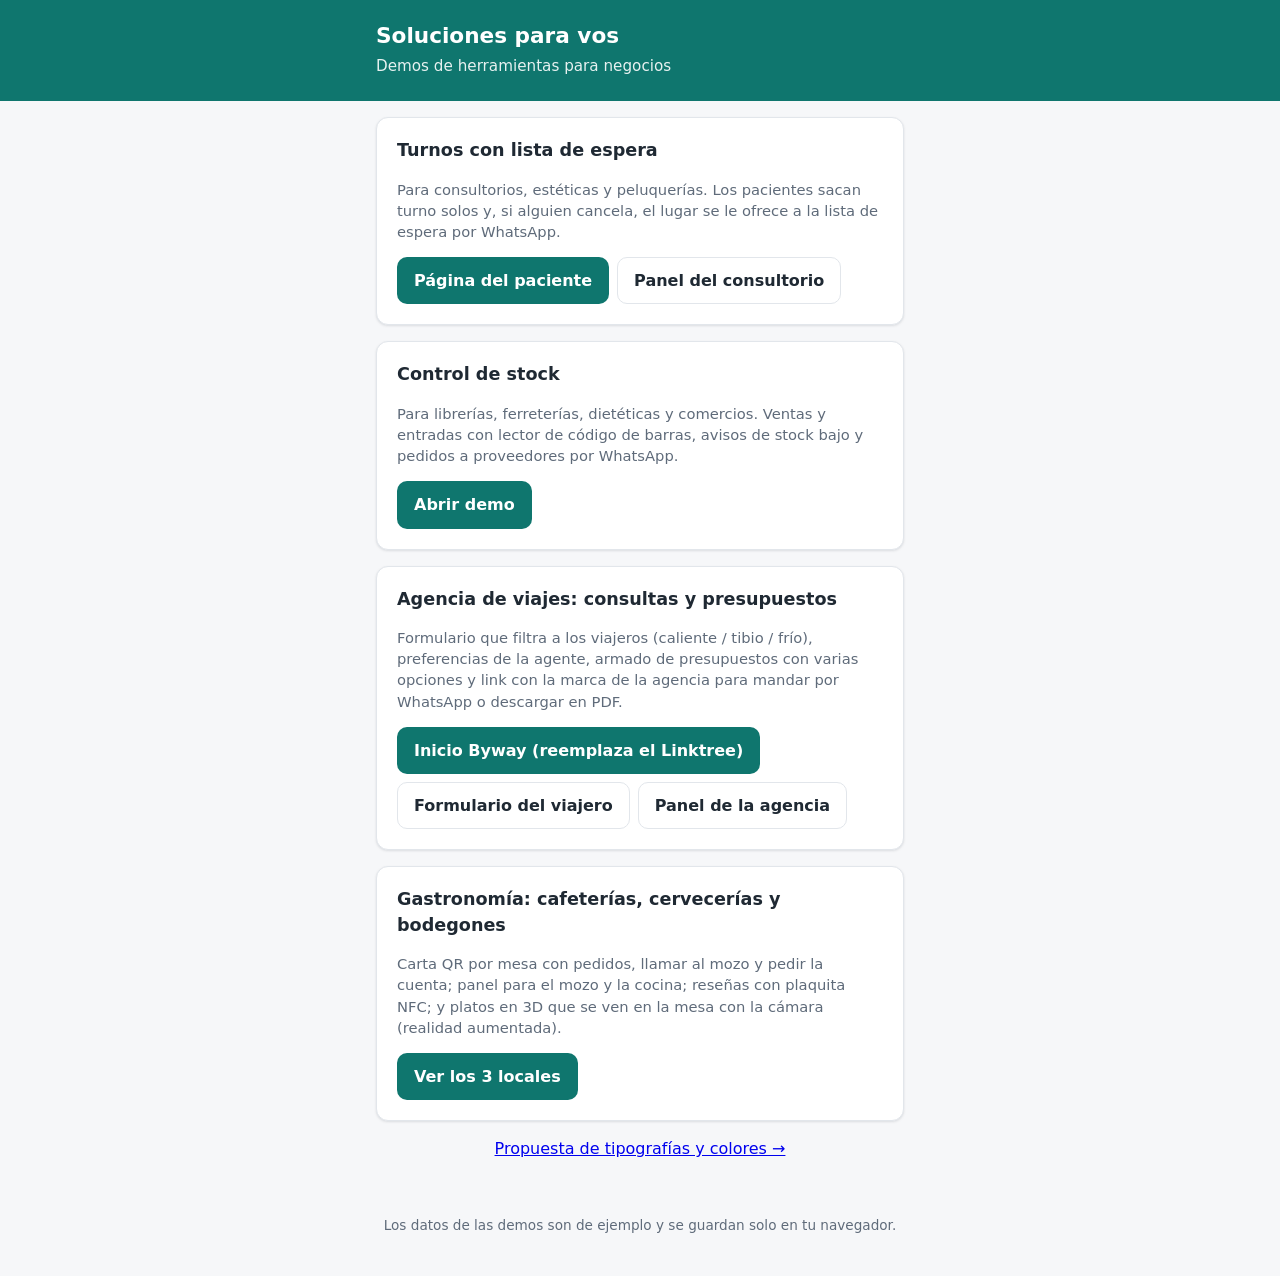
<file: index.html>
<!DOCTYPE html>
<html lang="es">
<head>
  <meta charset="UTF-8">
  <meta name="viewport" content="width=device-width, initial-scale=1">
  <title>Demos</title>
  <link rel="stylesheet" href="comun/estilos.css?v=20260929">
</head>
<body>
  <header class="encabezado">
    <div class="contenedor angosto">
      <h1>Soluciones para vos</h1>
      <p>Demos de herramientas para negocios</p>
    </div>
  </header>
  <main class="contenedor angosto">
    <section class="tarjeta">
      <h2>Turnos con lista de espera</h2>
      <p class="vacio">Para consultorios, estéticas y peluquerías. Los pacientes sacan turno solos y, si alguien cancela, el lugar se le ofrece a la lista de espera por WhatsApp.</p>
      <div class="acciones">
        <a class="boton" href="reservas/index.html">Página del paciente</a>
        <a class="boton secundario" href="reservas/panel.html">Panel del consultorio</a>
      </div>
    </section>
    <section class="tarjeta">
      <h2>Control de stock</h2>
      <p class="vacio">Para librerías, ferreterías, dietéticas y comercios. Ventas y entradas con lector de código de barras, avisos de stock bajo y pedidos a proveedores por WhatsApp.</p>
      <div class="acciones">
        <a class="boton" href="stock/index.html">Abrir demo</a>
      </div>
    </section>
    <section class="tarjeta">
      <h2>Agencia de viajes: consultas y presupuestos</h2>
      <p class="vacio">Formulario que filtra a los viajeros (caliente / tibio / frío), preferencias de la agente, armado de presupuestos con varias opciones y link con la marca de la agencia para mandar por WhatsApp o descargar en PDF.</p>
      <div class="acciones">
        <a class="boton" href="turismo/index.html">Inicio Byway (reemplaza el Linktree)</a>
        <a class="boton secundario" href="turismo/consulta.html">Formulario del viajero</a>
        <a class="boton secundario" href="turismo/panel.html">Panel de la agencia</a>
      </div>
    </section>
    <section class="tarjeta">
      <h2>Gastronomía: cafeterías, cervecerías y bodegones</h2>
      <p class="vacio">Carta QR por mesa con pedidos, llamar al mozo y pedir la cuenta; panel para el mozo y la cocina; reseñas con plaquita NFC; y platos en 3D que se ven en la mesa con la cámara (realidad aumentada).</p>
      <div class="acciones">
        <a class="boton" href="gastronomia/index.html">Ver los 3 locales</a>
      </div>
    </section>
    <p style="text-align:center"><a href="estilos/index.html">Propuesta de tipografías y colores →</a></p>
  </main>
  <footer class="pie">Los datos de las demos son de ejemplo y se guardan solo en tu navegador.</footer>
</body>
</html>
</file>
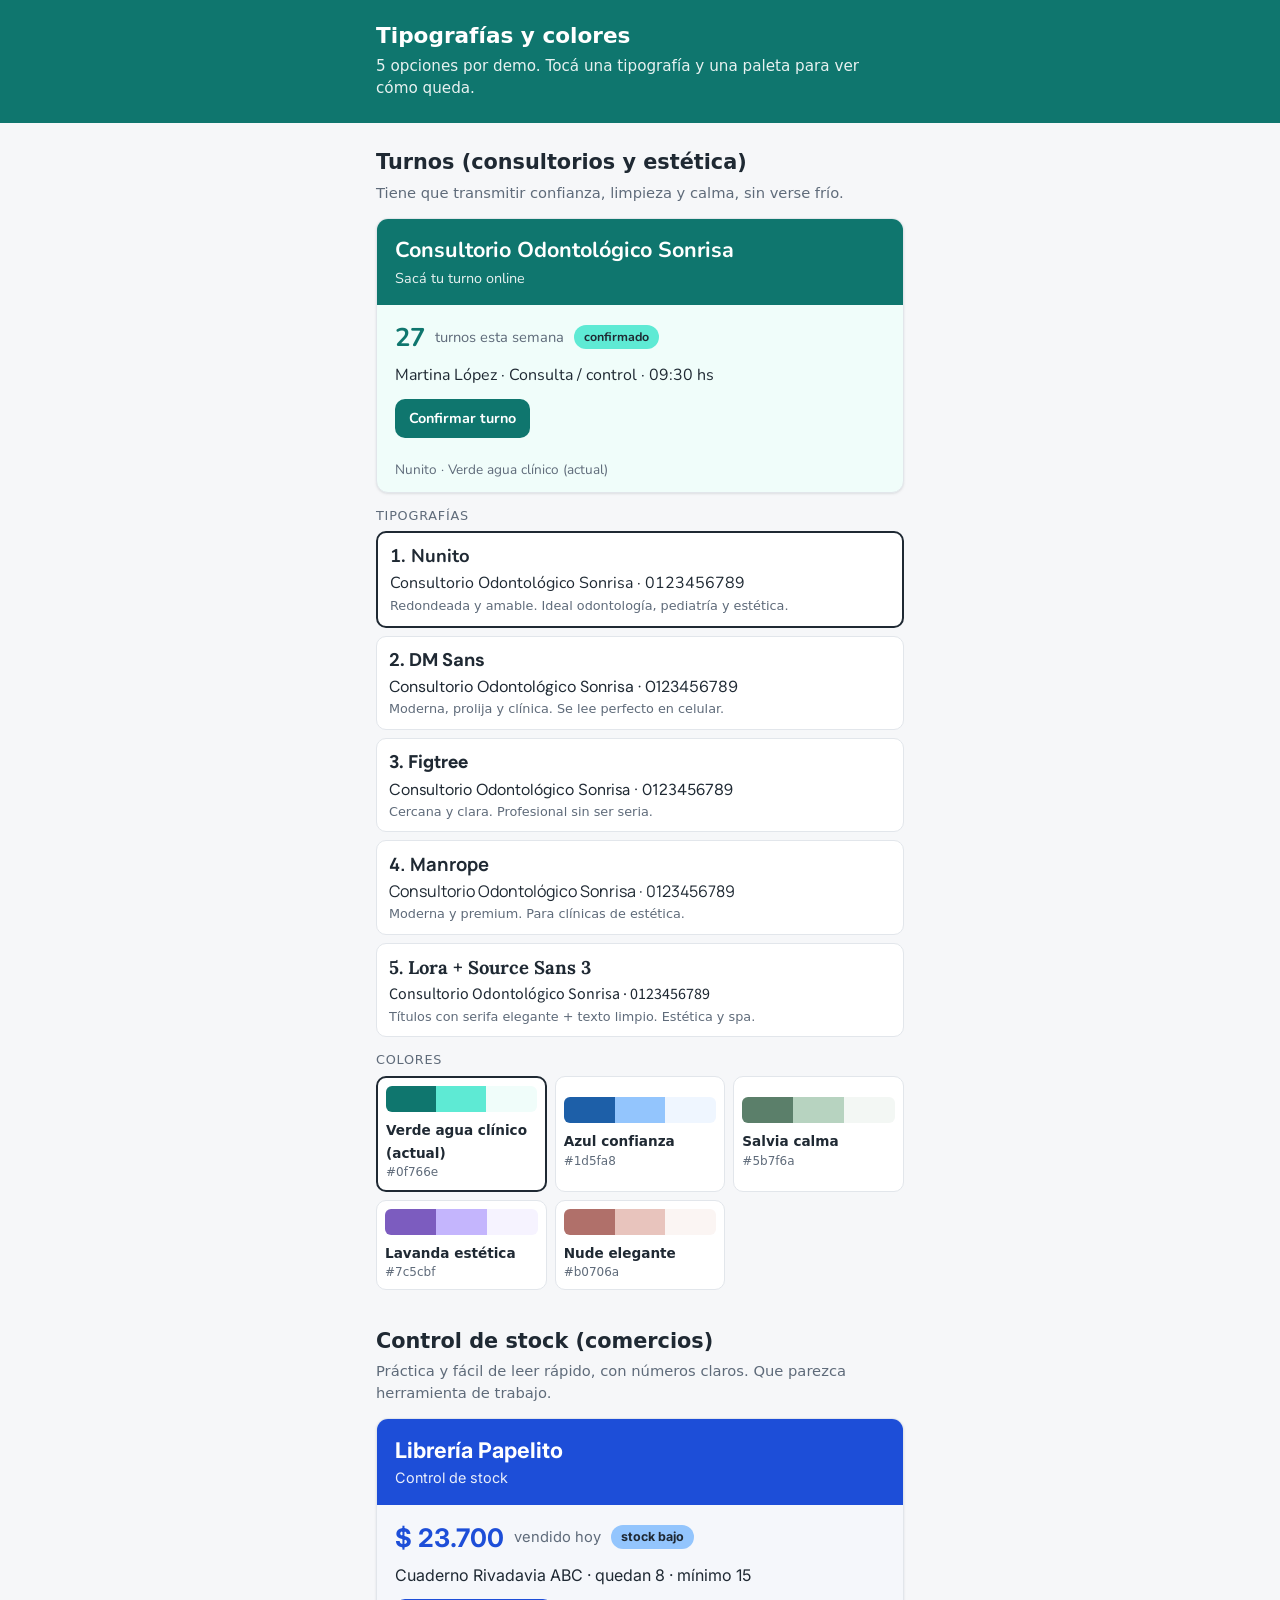
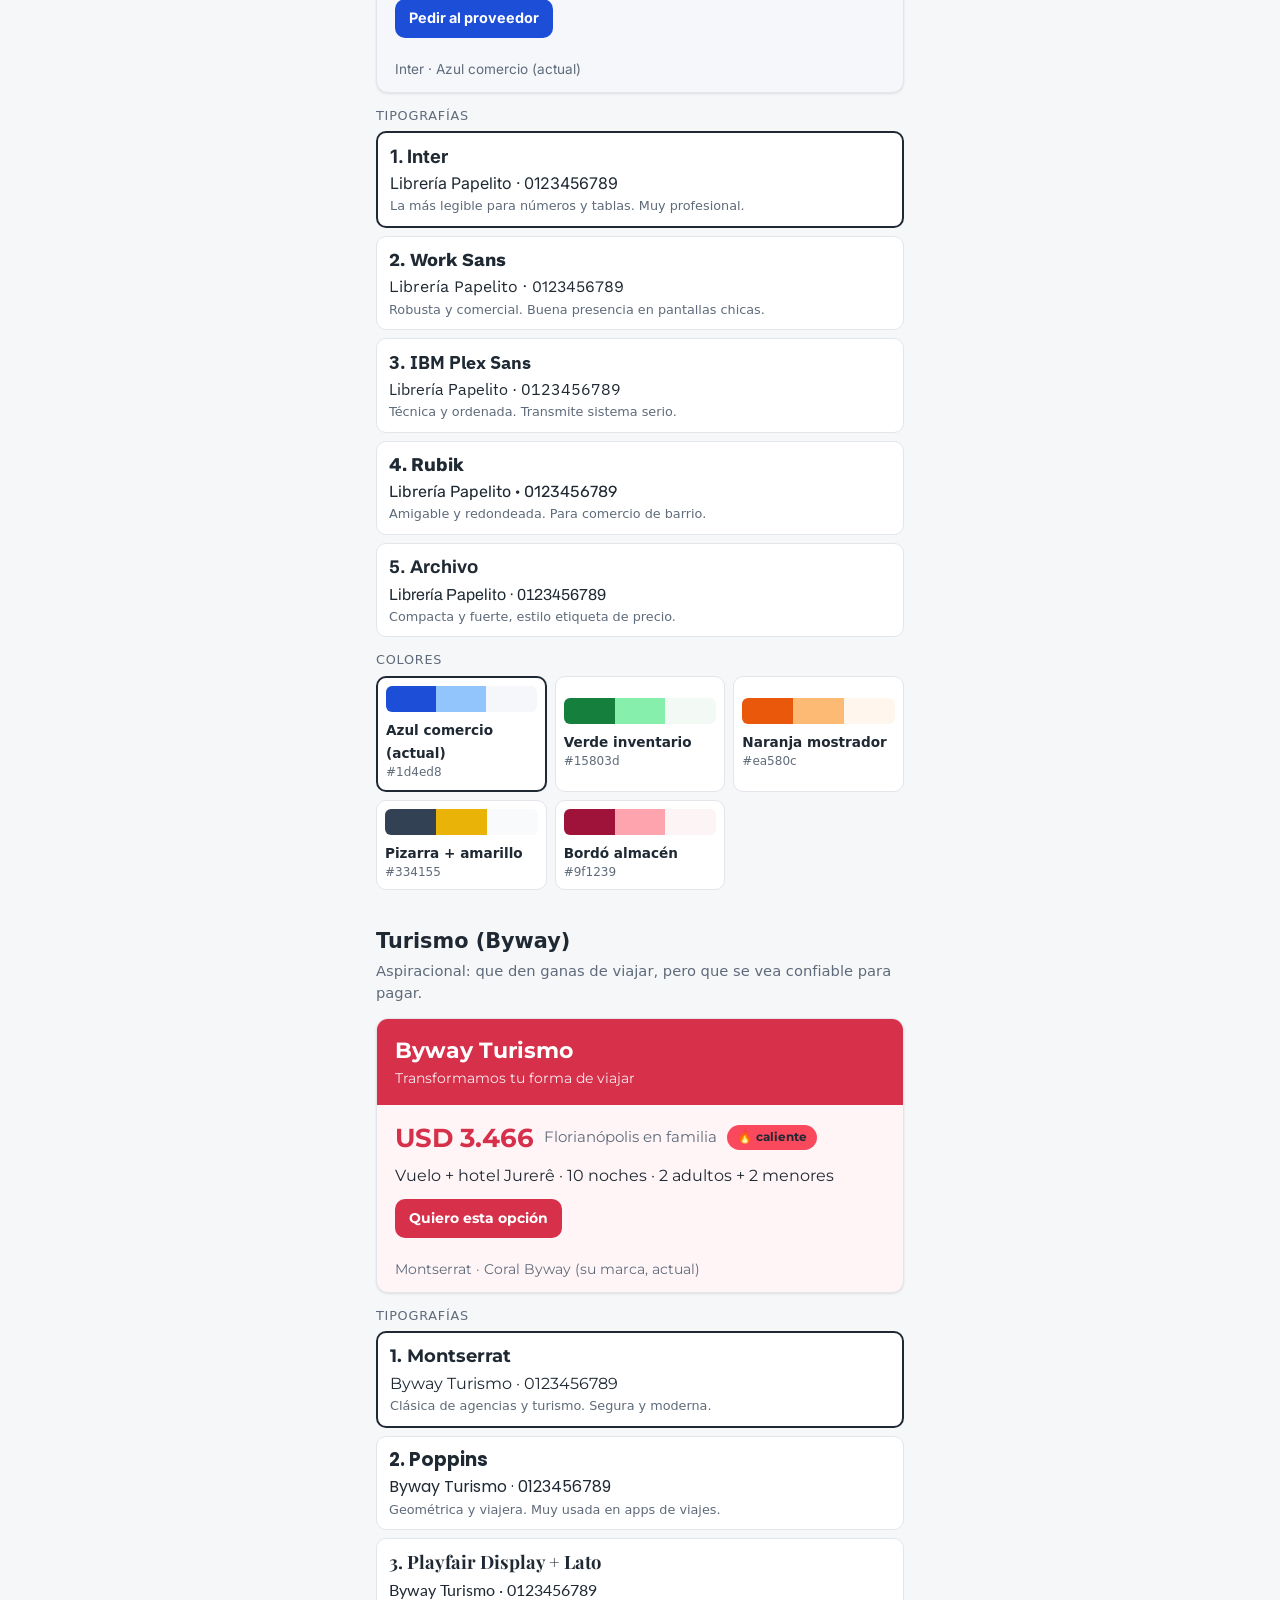
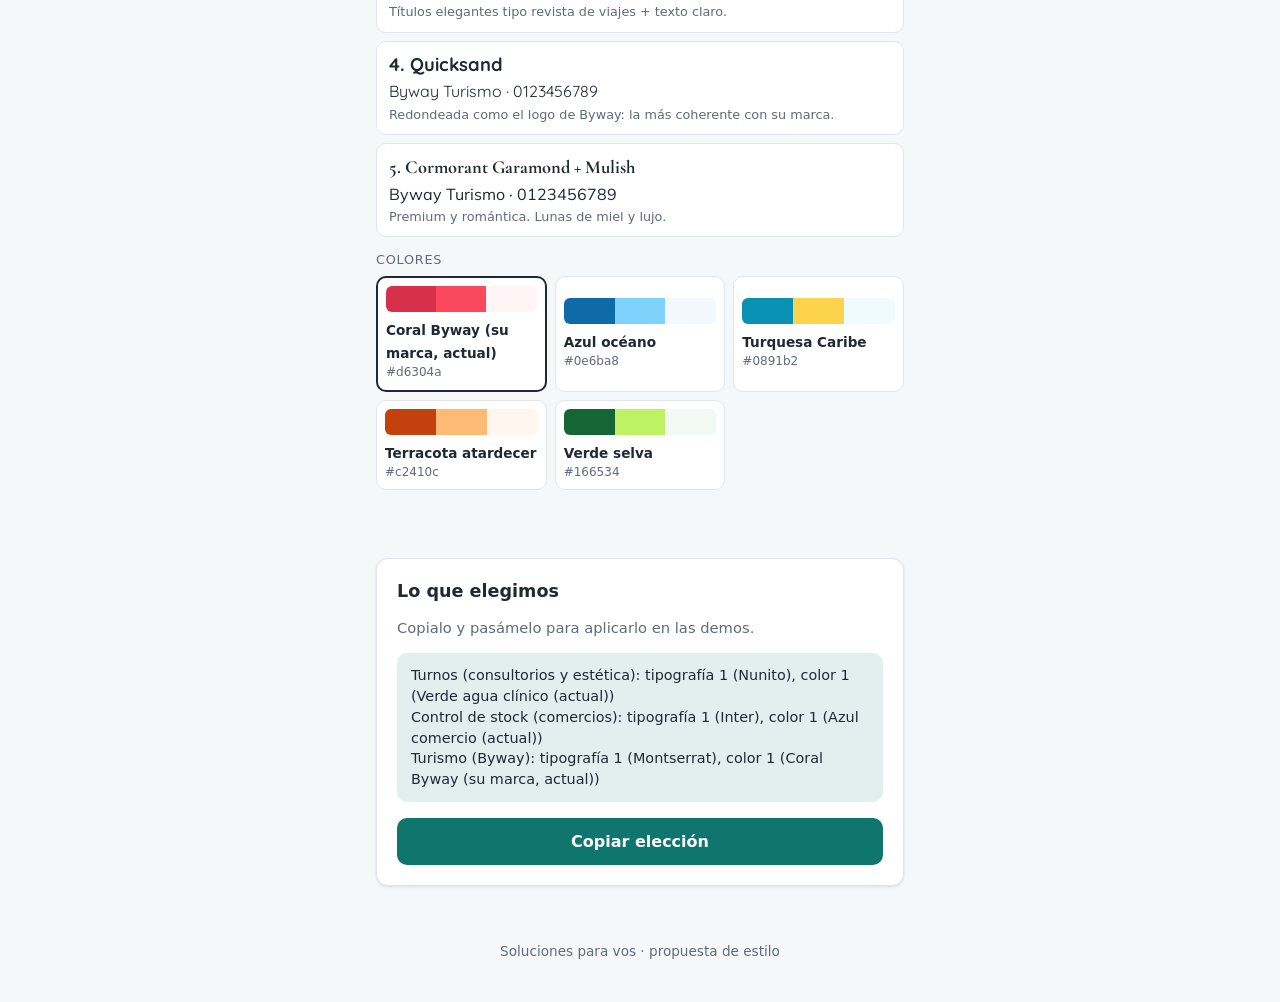
<file: estilos/index.html>
<!DOCTYPE html>
<html lang="es">
<head>
  <meta charset="UTF-8">
  <meta name="viewport" content="width=device-width, initial-scale=1">
  <title>Tipografías y colores</title>
  <link rel="preconnect" href="https://fonts.googleapis.com">
  <link rel="preconnect" href="https://fonts.gstatic.com" crossorigin>
  <link rel="stylesheet" href="https://fonts.googleapis.com/css2?family=Archivo:wght@400;700&family=Cormorant+Garamond:wght@600;700&family=DM+Sans:wght@400;700&family=Figtree:wght@400;700&family=IBM+Plex+Sans:wght@400;700&family=Inter:wght@400;700&family=Quicksand:wght@500;700&family=Lato:wght@400;700&family=Lora:wght@600;700&family=Manrope:wght@400;700&family=Montserrat:wght@400;700&family=Mulish:wght@400;700&family=Nunito:wght@400;800&family=Playfair+Display:wght@600;700&family=Poppins:wght@400;600&family=Rubik:wght@400;600&family=Source+Sans+3:wght@400;700&family=Work+Sans:wght@400;700&display=swap">
  <link rel="stylesheet" href="../comun/estilos.css?v=20260929">
  <style>
    .seccion { margin-bottom: 36px; }
    .seccion > h2 { font-size: 1.3rem; margin: 8px 0 4px; }
    .muestra { border-radius: var(--radio); overflow: hidden; border: 1px solid var(--borde); box-shadow: var(--sombra); position: sticky; top: 8px; z-index: 3; margin-bottom: 14px; }
    .muestra .cab { color: white; padding: 16px 18px; }
    .muestra .cab h3 { margin: 0; font-size: 1.35rem; }
    .muestra .cab p { margin: 2px 0 0; opacity: .9; font-size: .9rem; }
    .muestra .cuerpo { padding: 14px 18px; }
    .muestra .fila-m { display: flex; gap: 10px; align-items: center; flex-wrap: wrap; }
    .muestra .num { font-size: 1.6rem; font-weight: 700; }
    .muestra .btn { display: inline-block; color: white; border-radius: 10px; padding: 9px 14px; font-weight: 700; font-size: .9rem; }
    .muestra .chip-m { border-radius: 999px; padding: 3px 10px; font-size: .78rem; font-weight: 700; }
    .elegido { font-size: .85rem; color: var(--texto-suave); margin: 8px 0 0; }
    .grupo-titulo { font-size: .8rem; text-transform: uppercase; letter-spacing: .06em; color: var(--texto-suave); margin: 14px 0 6px; }
    .fuentes { display: grid; gap: 8px; }
    .fuente { text-align: left; border: 1px solid var(--borde); background: white; border-radius: 10px; padding: 10px 12px; cursor: pointer; color: var(--texto); }
    .fuente.activa { border: 2px solid var(--texto); }
    .fuente .nombre-f { font-size: 1.15rem; }
    .fuente small { display: block; color: var(--texto-suave); font-family: system-ui, sans-serif; font-size: .8rem; margin-top: 2px; }
    .paletas { display: grid; grid-template-columns: repeat(auto-fill, minmax(150px, 1fr)); gap: 8px; }
    .paleta { border: 1px solid var(--borde); background: white; border-radius: 10px; padding: 8px; cursor: pointer; text-align: left; color: var(--texto); }
    .paleta.activa { border: 2px solid var(--texto); }
    .paleta .barras { display: flex; height: 26px; border-radius: 6px; overflow: hidden; margin-bottom: 6px; }
    .paleta .barras span { flex: 1; }
    .paleta small { color: var(--texto-suave); display: block; font-size: .75rem; }
    #resumen-final { white-space: pre-line; font-size: .9rem; }
  </style>
</head>
<body>
  <header class="encabezado">
    <div class="contenedor angosto">
      <h1>Tipografías y colores</h1>
      <p>5 opciones por demo. Tocá una tipografía y una paleta para ver cómo queda.</p>
    </div>
  </header>

  <main class="contenedor angosto" id="secciones"></main>

  <div class="contenedor angosto">
    <section class="tarjeta">
      <h2>Lo que elegimos</h2>
      <p class="vacio" style="margin-top:0">Copialo y pasámelo para aplicarlo en las demos.</p>
      <div class="aviso" id="resumen-final"></div>
      <button class="boton ancho" id="btn-copiar">Copiar elección</button>
    </section>
  </div>
  <footer class="pie">Soluciones para vos · propuesta de estilo</footer>

  <script>
    const DEMOS = [
      {
        id: "turnos", titulo: "Turnos (consultorios y estética)", negocio: "Consultorio Odontológico Sonrisa", sub: "Sacá tu turno online",
        chip: "confirmado", numero: "27", etiqueta: "turnos esta semana", boton: "Confirmar turno",
        idea: "Tiene que transmitir confianza, limpieza y calma, sin verse frío.",
        fuentes: [
          { t: "Nunito", c: "Nunito", nota: "Redondeada y amable. Ideal odontología, pediatría y estética." },
          { t: "DM Sans", c: "DM Sans", nota: "Moderna, prolija y clínica. Se lee perfecto en celular." },
          { t: "Figtree", c: "Figtree", nota: "Cercana y clara. Profesional sin ser seria." },
          { t: "Manrope", c: "Manrope", nota: "Moderna y premium. Para clínicas de estética." },
          { t: "Lora", c: "Source Sans 3", nota: "Títulos con serifa elegante + texto limpio. Estética y spa." },
        ],
        paletas: [
          { n: "Verde agua clínico (actual)", p: "#0f766e", f: "#f0fdfa", a: "#5eead4" },
          { n: "Azul confianza", p: "#1d5fa8", f: "#eff6ff", a: "#93c5fd" },
          { n: "Salvia calma", p: "#5b7f6a", f: "#f3f7f4", a: "#b7d3c0" },
          { n: "Lavanda estética", p: "#7c5cbf", f: "#f6f3ff", a: "#c4b5fd" },
          { n: "Nude elegante", p: "#b0706a", f: "#fbf5f3", a: "#e8c4bd" },
        ],
      },
      {
        id: "stock", titulo: "Control de stock (comercios)", negocio: "Librería Papelito", sub: "Control de stock",
        chip: "stock bajo", numero: "$ 23.700", etiqueta: "vendido hoy", boton: "Pedir al proveedor",
        idea: "Práctica y fácil de leer rápido, con números claros. Que parezca herramienta de trabajo.",
        fuentes: [
          { t: "Inter", c: "Inter", nota: "La más legible para números y tablas. Muy profesional." },
          { t: "Work Sans", c: "Work Sans", nota: "Robusta y comercial. Buena presencia en pantallas chicas." },
          { t: "IBM Plex Sans", c: "IBM Plex Sans", nota: "Técnica y ordenada. Transmite sistema serio." },
          { t: "Rubik", c: "Rubik", nota: "Amigable y redondeada. Para comercio de barrio." },
          { t: "Archivo", c: "Archivo", nota: "Compacta y fuerte, estilo etiqueta de precio." },
        ],
        paletas: [
          { n: "Azul comercio (actual)", p: "#1d4ed8", f: "#f5f7fb", a: "#93c5fd" },
          { n: "Verde inventario", p: "#15803d", f: "#f3faf5", a: "#86efac" },
          { n: "Naranja mostrador", p: "#ea580c", f: "#fff7ed", a: "#fdba74" },
          { n: "Pizarra + amarillo", p: "#334155", f: "#f8fafc", a: "#eab308" },
          { n: "Bordó almacén", p: "#9f1239", f: "#fdf4f5", a: "#fda4af" },
        ],
      },
      {
        id: "turismo", titulo: "Turismo (Byway)", negocio: "Byway Turismo", sub: "Transformamos tu forma de viajar",
        chip: "🔥 caliente", numero: "USD 3.466", etiqueta: "Florianópolis en familia", boton: "Quiero esta opción",
        idea: "Aspiracional: que den ganas de viajar, pero que se vea confiable para pagar.",
        fuentes: [
          { t: "Montserrat", c: "Montserrat", nota: "Clásica de agencias y turismo. Segura y moderna." },
          { t: "Poppins", c: "Poppins", nota: "Geométrica y viajera. Muy usada en apps de viajes." },
          { t: "Playfair Display", c: "Lato", nota: "Títulos elegantes tipo revista de viajes + texto claro." },
          { t: "Quicksand", c: "Quicksand", nota: "Redondeada como el logo de Byway: la más coherente con su marca." },
          { t: "Cormorant Garamond", c: "Mulish", nota: "Premium y romántica. Lunas de miel y lujo." },
        ],
        paletas: [
          { n: "Coral Byway (su marca, actual)", p: "#d6304a", f: "#fff5f6", a: "#fa485c" },
          { n: "Azul océano", p: "#0e6ba8", f: "#f2f8fc", a: "#7dd3fc" },
          { n: "Turquesa Caribe", p: "#0891b2", f: "#effbfd", a: "#fcd34d" },
          { n: "Terracota atardecer", p: "#c2410c", f: "#fff6f0", a: "#fdba74" },
          { n: "Verde selva", p: "#166534", f: "#f2f8f3", a: "#bef264" },

        ],
      },
    ];

    const eleccion = {};
    const cont = document.getElementById("secciones");

    DEMOS.forEach((d) => {
      eleccion[d.id] = { f: 0, p: 0 };
      const s = document.createElement("section");
      s.className = "seccion";
      s.innerHTML = `
        <h2>${d.titulo}</h2>
        <p class="vacio" style="margin-top:0">${d.idea}</p>
        <div class="muestra" id="m-${d.id}">
          <div class="cab"><h3>${d.negocio}</h3><p>${d.sub}</p></div>
          <div class="cuerpo">
            <div class="fila-m"><span class="num">${d.numero}</span><span class="vacio">${d.etiqueta}</span><span class="chip-m">${d.chip}</span></div>
            <p style="margin:8px 0 12px">Martina López · Consulta / control · 09:30 hs</p>
            <span class="btn">${d.boton}</span>
          </div>
          <p class="elegido" style="padding:0 18px 12px"></p>
        </div>
        <div class="grupo-titulo">Tipografías</div>
        <div class="fuentes">${d.fuentes.map((f, i) => `
          <button class="fuente" data-demo="${d.id}" data-f="${i}">
            <span class="nombre-f" style="font-family:'${f.t}';font-weight:700">${i + 1}. ${f.t}${f.c !== f.t ? " + " + f.c : ""}</span>
            <span style="font-family:'${f.c}';display:block;margin-top:2px">${d.negocio} · 0123456789</span>
            <small>${f.nota}</small></button>`).join("")}</div>
        <div class="grupo-titulo">Colores</div>
        <div class="paletas">${d.paletas.map((p, i) => `
          <button class="paleta" data-demo="${d.id}" data-p="${i}">
            <div class="barras"><span style="background:${p.p}"></span><span style="background:${p.a}"></span><span style="background:${p.f}"></span></div>
            <strong style="font-size:.85rem">${p.n}</strong><small>${p.p}</small></button>`).join("")}</div>`;
      cont.appendChild(s);
    });

    // La muestra de ejemplo de turnos habla de pacientes; en las otras, cambia el texto de la fila
    document.querySelector("#m-stock .cuerpo p").textContent = "Cuaderno Rivadavia ABC · quedan 8 · mínimo 15";
    document.querySelector("#m-turismo .cuerpo p").textContent = "Vuelo + hotel Jurerê · 10 noches · 2 adultos + 2 menores";

    function aplicar(id) {
      const d = DEMOS.find((x) => x.id === id);
      const { f, p } = eleccion[id];
      const fu = d.fuentes[f], pa = d.paletas[p];
      const m = document.getElementById("m-" + id);
      m.style.background = pa.f;
      m.style.fontFamily = `'${fu.c}', system-ui, sans-serif`;
      m.querySelector(".cab").style.background = pa.p;
      m.querySelector("h3").style.fontFamily = `'${fu.t}', serif`;
      m.querySelector(".num").style.fontFamily = `'${fu.t}', sans-serif`;
      m.querySelector(".num").style.color = pa.p;
      m.querySelector(".btn").style.background = pa.p;
      const chip = m.querySelector(".chip-m");
      chip.style.background = pa.a; chip.style.color = "#1f2933";
      m.querySelector(".elegido").textContent = `${fu.t}${fu.c !== fu.t ? " + " + fu.c : ""} · ${pa.n}`;
      document.querySelectorAll(`.fuente[data-demo=${id}]`).forEach((b) => b.classList.toggle("activa", +b.dataset.f === f));
      document.querySelectorAll(`.paleta[data-demo=${id}]`).forEach((b) => b.classList.toggle("activa", +b.dataset.p === p));
      resumen();
    }

    function resumen() {
      document.getElementById("resumen-final").textContent = DEMOS.map((d) => {
        const fu = d.fuentes[eleccion[d.id].f], pa = d.paletas[eleccion[d.id].p];
        return `${d.titulo}: tipografía ${eleccion[d.id].f + 1} (${fu.t}${fu.c !== fu.t ? " + " + fu.c : ""}), color ${eleccion[d.id].p + 1} (${pa.n})`;
      }).join("\n");
    }

    document.querySelectorAll(".fuente").forEach((b) => b.onclick = () => { eleccion[b.dataset.demo].f = +b.dataset.f; aplicar(b.dataset.demo); });
    document.querySelectorAll(".paleta").forEach((b) => b.onclick = () => { eleccion[b.dataset.demo].p = +b.dataset.p; aplicar(b.dataset.demo); });
    DEMOS.forEach((d) => aplicar(d.id));

    document.getElementById("btn-copiar").onclick = async () => {
      const txt = document.getElementById("resumen-final").textContent;
      try { await navigator.clipboard.writeText(txt); alert("Copiado. Pegámelo en el chat."); } catch (e) { prompt("Copiá:", txt); }
    };
  </script>
</body>
</html>
</file>
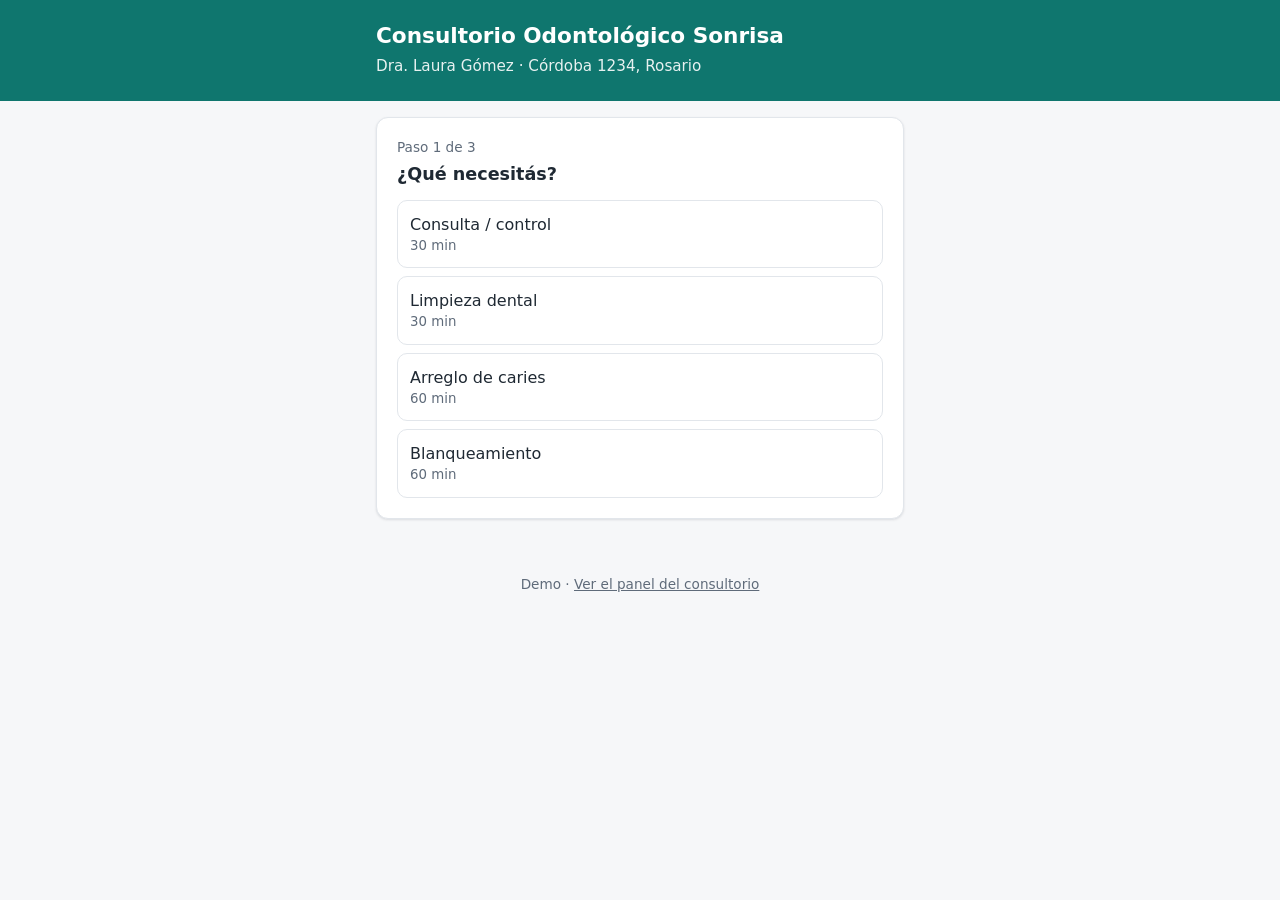
<file: reservas/index.html>
<!DOCTYPE html>
<html lang="es">
<head>
  <meta charset="UTF-8">
  <meta name="viewport" content="width=device-width, initial-scale=1">
  <title>Sacar turno</title>
  <link rel="stylesheet" href="../comun/estilos.css?v=20260929">
</head>
<body>
  <header class="encabezado">
    <div class="contenedor angosto">
      <h1 id="negocio-nombre"></h1>
      <p id="negocio-detalle"></p>
    </div>
  </header>

  <main class="contenedor angosto">
    <!-- Paso 1: servicio -->
    <section class="tarjeta" id="paso-servicio">
      <div class="paso">Paso 1 de 3</div>
      <h2>¿Qué necesitás?</h2>
      <div class="opciones" id="lista-servicios"></div>
    </section>

    <!-- Paso 2: día y horario -->
    <section class="tarjeta oculto" id="paso-horario">
      <div class="paso">Paso 2 de 3</div>
      <h2>Elegí día y horario</h2>
      <div class="opciones dias" id="lista-dias"></div>
      <div id="bloque-horas" class="oculto">
        <label id="titulo-horas"></label>
        <div class="opciones horas" id="lista-horas"></div>
      </div>
      <div id="sin-lugar" class="aviso oculto" style="margin-top:12px">
        No quedan horarios libres para ese día.
        <button class="boton chico secundario" id="btn-ir-espera" style="margin-left:6px">Anotarme en la lista de espera</button>
      </div>
      <p class="vacio" style="margin:14px 0 0">¿No te sirve ningún horario?
        <a href="#" id="link-espera">Anotate en la lista de espera</a> y te avisamos por WhatsApp si se libera un lugar.</p>
    </section>

    <!-- Paso 3: datos -->
    <section class="tarjeta oculto" id="paso-datos">
      <div class="paso">Paso 3 de 3</div>
      <h2>Tus datos</h2>
      <div class="aviso" id="resumen"></div>
      <form id="form-datos">
        <label for="nombre">Nombre y apellido</label>
        <input id="nombre" required autocomplete="name">
        <label for="telefono">WhatsApp</label>
        <input id="telefono" required inputmode="tel" placeholder="Ej: 341 555 1234" autocomplete="tel">
        <button class="boton ancho" type="submit">Confirmar turno</button>
      </form>
    </section>

    <!-- Lista de espera -->
    <section class="tarjeta oculto" id="paso-espera">
      <h2>Lista de espera</h2>
      <p class="vacio" style="margin-top:0">Si alguien cancela, te avisamos por WhatsApp y el lugar es tuyo si lo confirmás primero.</p>
      <form id="form-espera">
        <label for="espera-servicio">Servicio</label>
        <select id="espera-servicio"></select>
        <label for="espera-preferencia">¿Qué horario te queda mejor?</label>
        <select id="espera-preferencia">
          <option value="cualquiera">Cualquiera</option>
          <option value="mañana">Mañana</option>
          <option value="tarde">Tarde</option>
        </select>
        <label for="espera-nombre">Nombre y apellido</label>
        <input id="espera-nombre" required autocomplete="name">
        <label for="espera-telefono">WhatsApp</label>
        <input id="espera-telefono" required inputmode="tel" placeholder="Ej: 341 555 1234" autocomplete="tel">
        <button class="boton ancho" type="submit">Anotarme</button>
        <button class="boton ancho secundario" type="button" id="btn-volver-espera">Volver</button>
      </form>
    </section>

    <!-- Confirmación -->
    <section class="tarjeta exito oculto" id="paso-listo">
      <div class="icono">✅</div>
      <h2 id="listo-titulo"></h2>
      <p id="listo-detalle"></p>
      <div class="acciones" style="justify-content:center">
        <a class="boton whatsapp" id="listo-whatsapp" target="_blank" rel="noopener">Avisar por WhatsApp</a>
        <button class="boton secundario" id="btn-otro">Sacar otro turno</button>
      </div>
    </section>
  </main>

  <footer class="pie">
    Demo · <a href="panel.html">Ver el panel del consultorio</a>
  </footer>

  <script src="config.js?v=20260929"></script>
  <script src="datos.js?v=20260929"></script>
  <script src="paciente.js?v=20260929"></script>
</body>
</html>
</file>
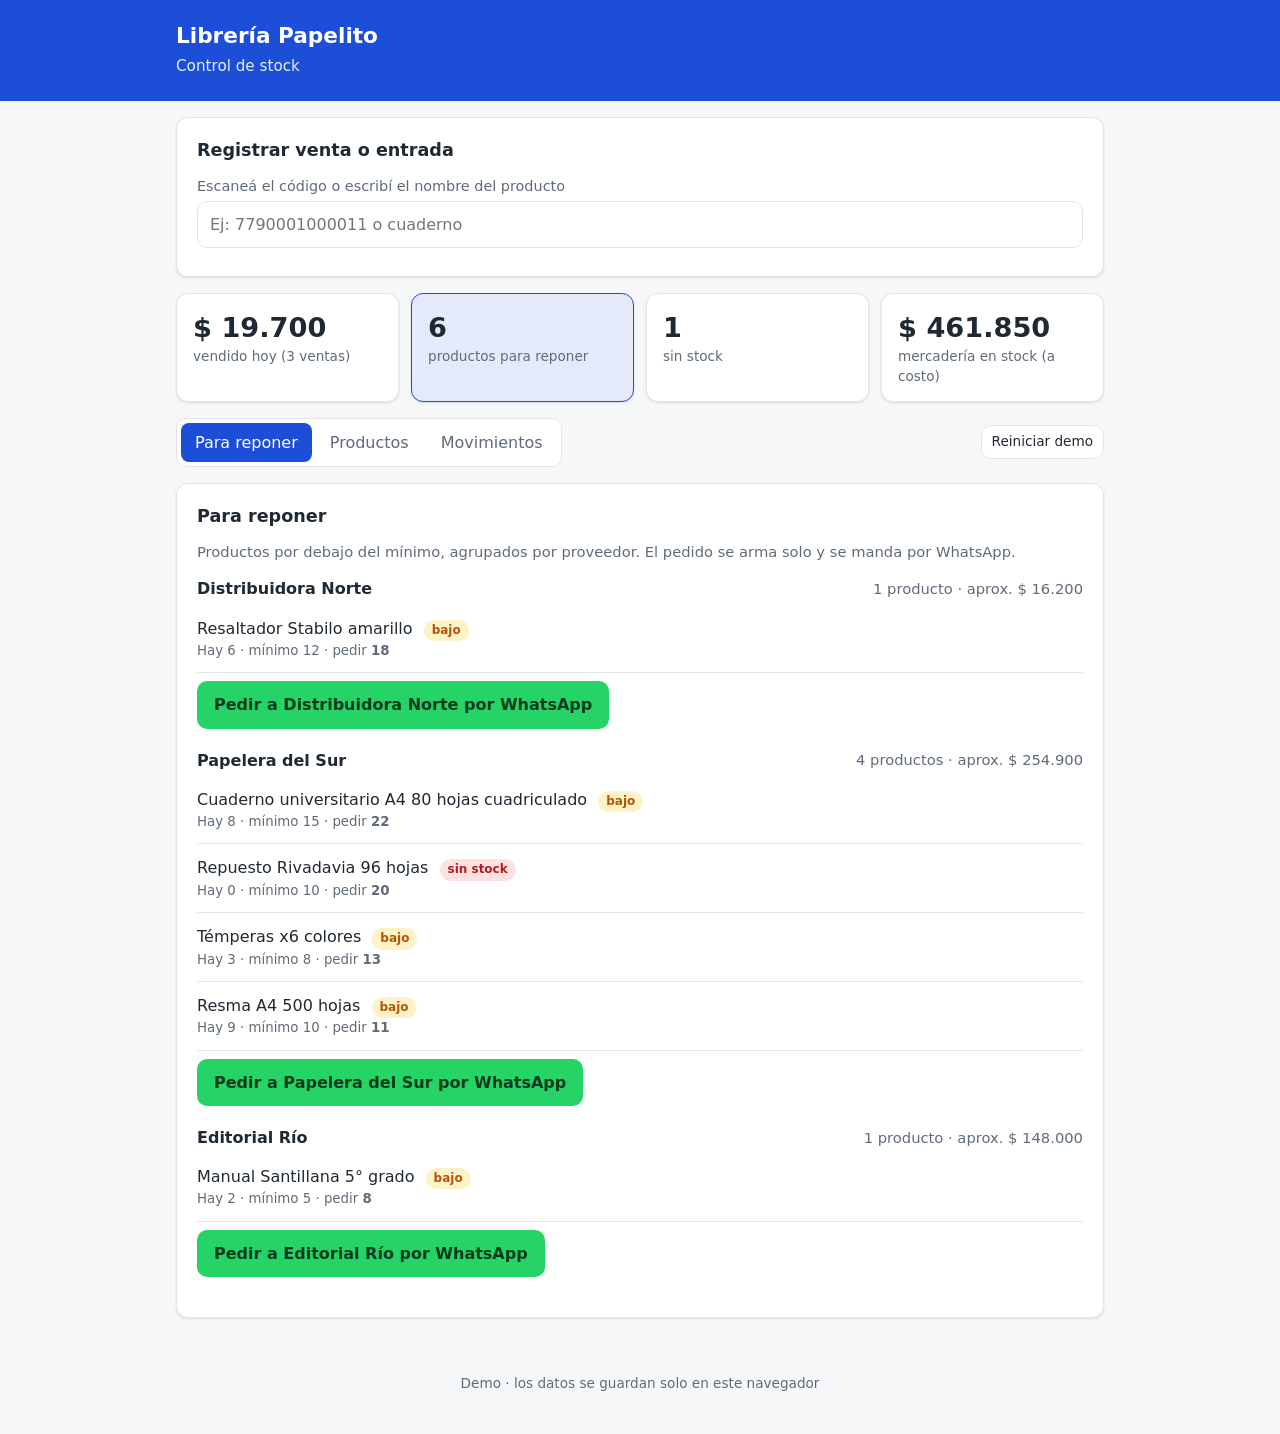
<file: stock/index.html>
<!DOCTYPE html>
<html lang="es">
<head>
  <meta charset="UTF-8">
  <meta name="viewport" content="width=device-width, initial-scale=1">
  <title>Control de stock</title>
  <link rel="stylesheet" href="../comun/estilos.css?v=20260929">
</head>
<body>
  <header class="encabezado">
    <div class="contenedor">
      <h1 id="negocio-nombre"></h1>
      <p>Control de stock</p>
    </div>
  </header>

  <main class="contenedor">
    <!-- Registro rápido: sirve con lector de código de barras (escribe el código + Enter) -->
    <section class="tarjeta">
      <h2>Registrar venta o entrada</h2>
      <form id="form-rapido" autocomplete="off">
        <label for="buscar-rapido">Escaneá el código o escribí el nombre del producto</label>
        <input id="buscar-rapido" placeholder="Ej: 7790001000011 o cuaderno">
      </form>
      <div id="sugerencias" class="opciones" style="margin-top:8px"></div>
      <div id="elegido" class="oculto" style="margin-top:12px">
        <div class="aviso" id="elegido-info"></div>
        <label for="cantidad">Cantidad</label>
        <input id="cantidad" type="number" min="1" value="1" inputmode="numeric">
        <div class="acciones" style="margin-top:12px">
          <button class="boton" id="btn-venta">Vendí</button>
          <button class="boton secundario" id="btn-entrada">Llegó mercadería</button>
          <button class="boton secundario" id="btn-cancelar-rapido">Cancelar</button>
        </div>
      </div>
      <p class="aviso oculto" id="rapido-ok" style="margin-top:12px"></p>
    </section>

    <section class="metricas" id="metricas"></section>

    <div class="barra">
      <div class="pestanas">
        <button class="pestana activa" data-vista="reponer">Para reponer</button>
        <button class="pestana" data-vista="productos">Productos</button>
        <button class="pestana" data-vista="movimientos">Movimientos</button>
      </div>
      <button class="boton secundario chico" id="btn-reiniciar">Reiniciar demo</button>
    </div>

    <section class="tarjeta" id="vista-reponer">
      <h2>Para reponer</h2>
      <p class="vacio" style="margin-top:0">Productos por debajo del mínimo, agrupados por proveedor. El pedido se arma solo y se manda por WhatsApp.</p>
      <div id="lista-reponer"></div>
    </section>

    <section class="tarjeta oculto" id="vista-productos">
      <div class="barra" style="margin-bottom:8px">
        <h2 style="margin:0">Productos</h2>
        <button class="boton chico" id="btn-nuevo">+ Nuevo producto</button>
      </div>
      <div class="acciones" style="margin-bottom:8px">
        <input id="filtro" placeholder="Buscar..." style="flex:1;min-width:160px">
        <select id="filtro-categoria" style="width:auto"></select>
      </div>
      <div id="lista-productos"></div>
    </section>

    <section class="tarjeta oculto" id="vista-movimientos">
      <h2>Últimos movimientos</h2>
      <div id="lista-movimientos"></div>
    </section>
  </main>

  <div class="fondo-modal oculto" id="modal">
    <div class="modal" id="modal-contenido"></div>
  </div>

  <footer class="pie">Demo · los datos se guardan solo en este navegador</footer>

  <script src="config.js?v=20260929"></script>
  <script src="datos.js?v=20260929"></script>
  <script src="stock.js?v=20260929"></script>
</body>
</html>
</file>
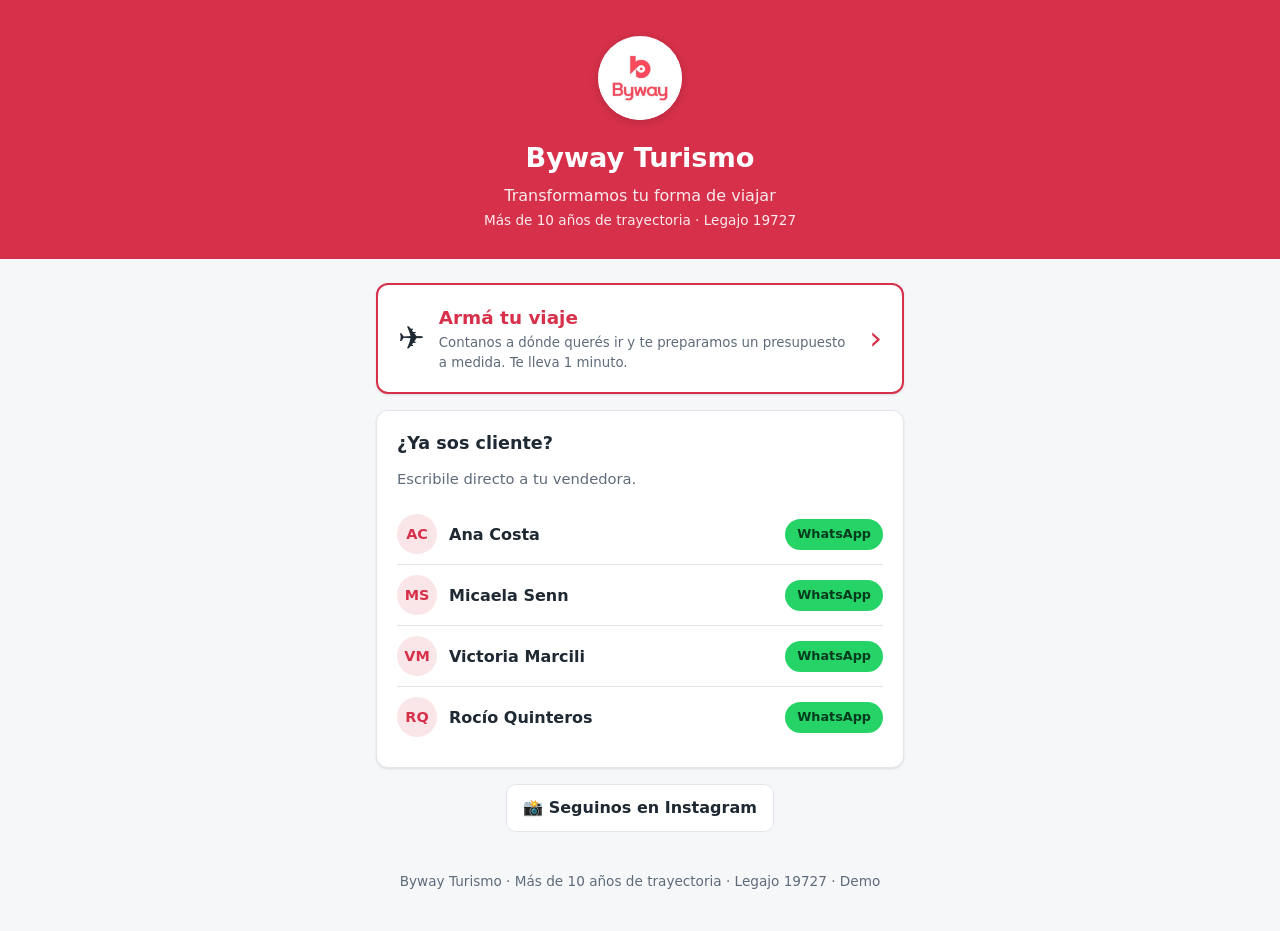
<file: turismo/index.html>
<!DOCTYPE html>
<html lang="es">
<head>
  <meta charset="UTF-8">
  <meta name="viewport" content="width=device-width, initial-scale=1">
  <title>Viajes</title>
  <link rel="stylesheet" href="../comun/estilos.css?v=20260929b">
  <link rel="stylesheet" href="turismo.css?v=20260929b">
</head>
<body>
  <!-- Página de inicio: el link de la bio de Instagram. Reemplaza al Linktree, pero antes filtra. -->
  <header class="encabezado portada">
    <img class="logo-marca grande oculto" id="i-logo" alt="">
    <h1 id="i-nombre"></h1>
    <div class="sub" id="i-lema"></div>
    <div class="sub" id="i-detalle" style="font-size:.85rem;margin-top:4px"></div>
  </header>

  <main class="contenedor angosto">
    <a class="tarjeta inicio-principal" href="consulta.html">
      <span class="ico-grande">✈️</span>
      <span><strong>Armá tu viaje</strong><small>Contanos a dónde querés ir y te preparamos un presupuesto a medida. Te lleva 1 minuto.</small></span>
      <span class="flecha">›</span>
    </a>

    <section class="tarjeta">
      <h2>¿Ya sos cliente?</h2>
      <p class="vacio" style="margin-top:0">Escribile directo a tu vendedora.</p>
      <div id="i-vendedoras"></div>
    </section>

    <div class="acciones" style="justify-content:center">
      <a class="boton secundario" id="i-instagram" target="_blank" rel="noopener">📸 Seguinos en Instagram</a>
    </div>
  </main>

  <footer class="pie" id="i-pie"></footer>

  <script src="config.js?v=20260929b"></script>
  <script src="datos.js?v=20260929b"></script>
  <script>
    document.documentElement.style.setProperty("--marca", AGENCIA.colorPrincipal);
    const $ = (id) => document.getElementById(id);
    document.title = AGENCIA.nombre;
    $("i-nombre").textContent = AGENCIA.nombre;
    $("i-lema").textContent = AGENCIA.lema;
    $("i-detalle").textContent = AGENCIA.detalle || "";
    if (AGENCIA.logo) { $("i-logo").src = AGENCIA.logo; $("i-logo").alt = AGENCIA.nombre; $("i-logo").classList.remove("oculto"); }
    const iniciales = (n) => n.split(" ").map((p) => p[0]).slice(0, 2).join("");
    $("i-vendedoras").innerHTML = AGENCIA.vendedoras.map((v) => `
      <a class="vendedora-link" target="_blank" rel="noopener"
         href="${linkWhatsApp(whatsappDeContacto(v.nombre), `Hola ${v.nombre.split(" ")[0]}! Soy cliente de ${AGENCIA.nombre} y te quería consultar algo.`)}">
        <span class="avatar">${escapar(iniciales(v.nombre))}</span>
        <span>${escapar(v.nombre)}</span>
        <span class="wa">WhatsApp</span>
      </a>`).join("");
    if (AGENCIA.instagram) $("i-instagram").href = `https://www.instagram.com/${AGENCIA.instagram}/`;
    else $("i-instagram").classList.add("oculto");
    $("i-pie").textContent = [AGENCIA.nombre, AGENCIA.detalle, "Demo"].filter(Boolean).join(" · ");
  </script>
</body>
</html>
</file>
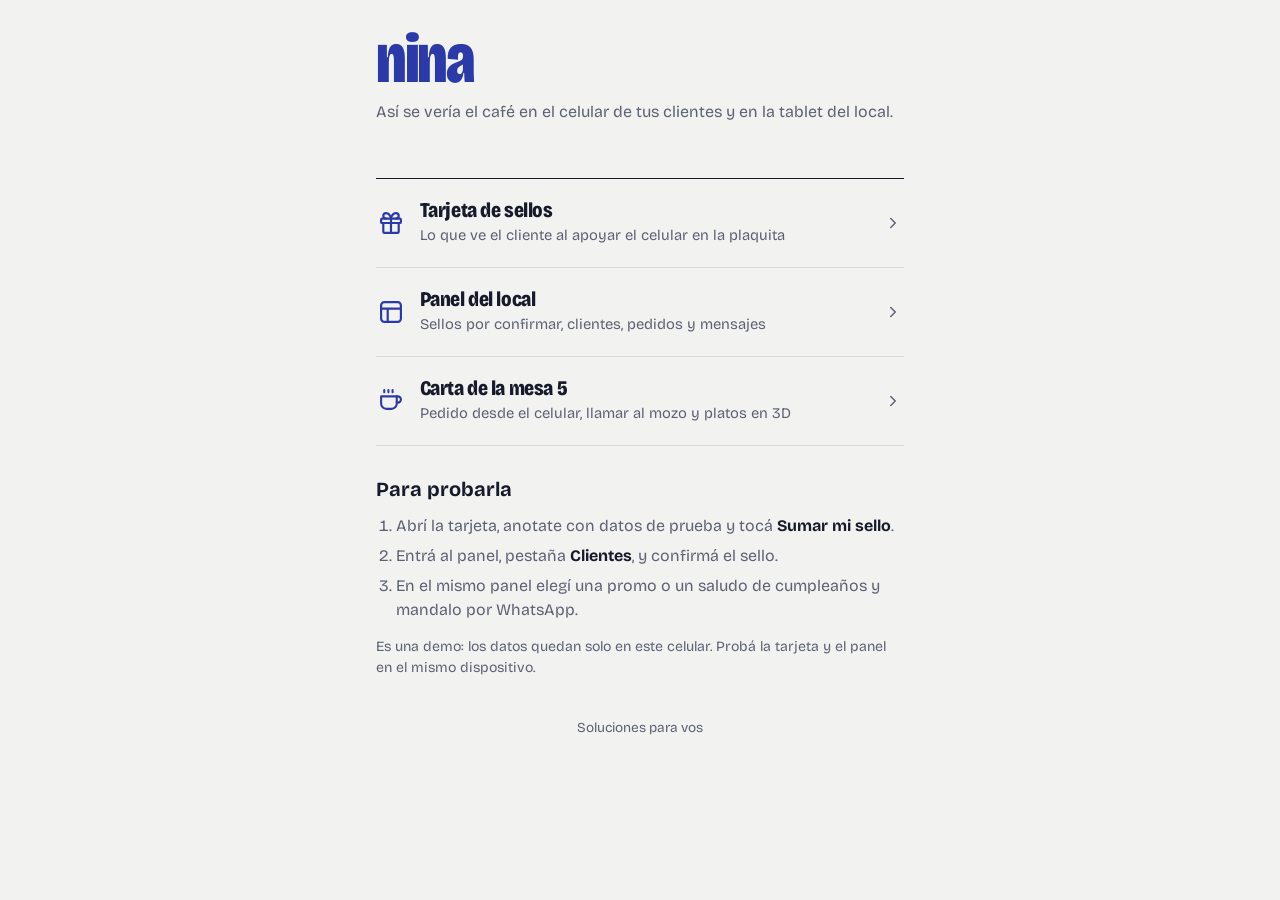
<file: gastronomia/nina.html>
<!DOCTYPE html>
<html lang="es" data-tema="nina">
<head>
  <meta charset="UTF-8">
  <meta name="viewport" content="width=device-width, initial-scale=1">
  <title>Nina · demo para cafeterías</title>
  <link rel="stylesheet" href="../comun/estilos.css?v=20261002b">
  <link rel="stylesheet" href="gastronomia.css?v=20261002b">
  <script src="tema.js?v=20261002b"></script>
</head>
<body>
  <header class="encabezado portada">
    <h1>Nina</h1>
    <div class="sub">Así se vería el café en el celular de tus clientes y en la tablet del local.</div>
  </header>

  <main class="contenedor angosto">
    <nav class="filas" aria-label="Demo">
      <a class="fila-link f-tarjeta" href="tarjeta.html?local=nina">
        <div><strong>Tarjeta de sellos</strong><span>Lo que ve el cliente al apoyar el celular en la plaquita</span></div>
      </a>
      <a class="fila-link f-panel" href="panel.html?local=nina">
        <div><strong>Panel del local</strong><span>Sellos por confirmar, clientes, pedidos y mensajes</span></div>
      </a>
      <a class="fila-link f-carta" href="carta.html?local=nina&amp;mesa=5">
        <div><strong>Carta de la mesa 5</strong><span>Pedido desde el celular, llamar al mozo y platos en 3D</span></div>
      </a>
    </nav>

    <section style="margin-top:28px">
      <h2 style="font-size:1.25rem;margin:0 0 10px">Para probarla</h2>
      <ol style="padding-left:20px;margin:0;color:var(--texto-suave)">
        <li style="margin-bottom:6px">Abrí la tarjeta, anotate con datos de prueba y tocá <strong style="color:var(--texto)">Sumar mi sello</strong>.</li>
        <li style="margin-bottom:6px">Entrá al panel, pestaña <strong style="color:var(--texto)">Clientes</strong>, y confirmá el sello.</li>
        <li>En el mismo panel elegí una promo o un saludo de cumpleaños y mandalo por WhatsApp.</li>
      </ol>
      <p style="color:var(--texto-suave);font-size:.88rem;margin:14px 0 0">Es una demo: los datos quedan solo en este celular. Probá la tarjeta y el panel en el mismo dispositivo.</p>
    </section>
  </main>

  <footer class="pie">Soluciones para vos</footer>

  <script src="config.js?v=20261002b"></script>
  <script>document.documentElement.style.setProperty("--marca", LOCALES.nina.colorPrincipal);</script>
</body>
</html>
</file>
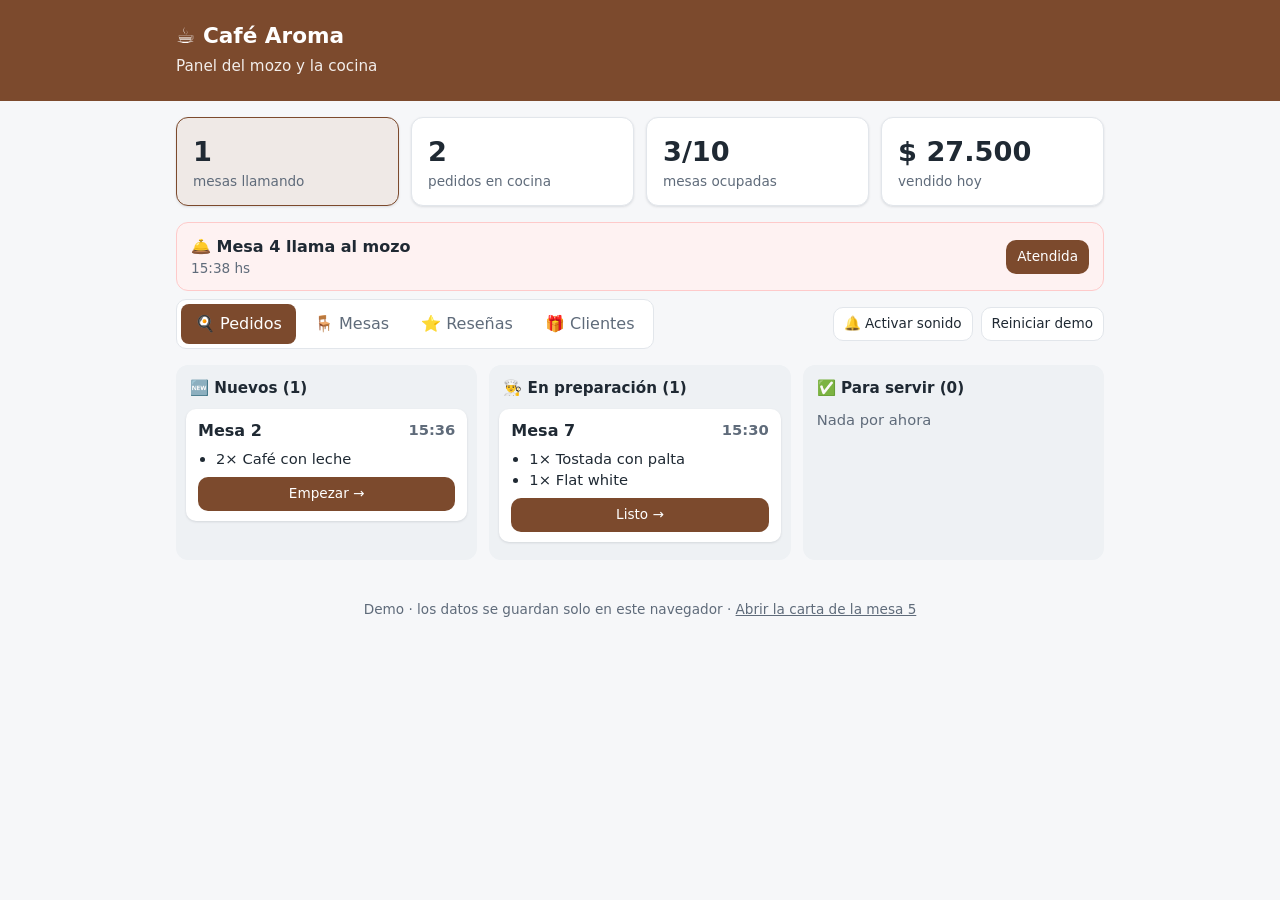
<file: gastronomia/panel.html>
<!DOCTYPE html>
<html lang="es">
<head>
  <meta charset="UTF-8">
  <meta name="viewport" content="width=device-width, initial-scale=1">
  <title>Panel del local</title>
  <link rel="stylesheet" href="../comun/estilos.css?v=20261002b">
  <link rel="stylesheet" href="gastronomia.css?v=20261002b">
  <script src="tema.js?v=20261002b"></script>
</head>
<body>
  <header class="encabezado">
    <div class="contenedor">
      <h1 id="local-nombre"></h1>
      <p>Panel del mozo y la cocina</p>
    </div>
  </header>

  <main class="contenedor">
    <section class="metricas" id="metricas"></section>

    <section id="llamadas"></section>

    <div class="barra">
      <div class="pestanas">
        <button class="pestana activa" data-vista="pedidos">🍳 Pedidos</button>
        <button class="pestana" data-vista="mesas">🪑 Mesas</button>
        <button class="pestana" data-vista="resenas">⭐ Reseñas</button>
        <button class="pestana" data-vista="clientes" id="tab-clientes">🎁 Clientes</button>
      </div>
      <div class="acciones">
        <button class="boton secundario chico" id="btn-sonido">🔔 Activar sonido</button>
        <button class="boton secundario chico" id="btn-reiniciar">Reiniciar demo</button>
      </div>
    </div>

    <section id="vista-pedidos">
      <div class="tablero" id="tablero"></div>
    </section>

    <section class="tarjeta oculto" id="vista-mesas">
      <h2>Mesas</h2>
      <p class="vacio" style="margin-top:0">🟠 con pedido abierto · 🔴 llamando al mozo o pidiendo la cuenta</p>
      <div class="mesas" id="mesas"></div>
    </section>

    <section class="oculto" id="vista-resenas">
      <div class="tarjeta">
        <h2>⭐ Reseñas con NFC</h2>
        <p class="vacio" style="margin-top:0">Plaquita NFC + QR en cada mesa → página del local → reseña en Google o comentario privado para el dueño.</p>
        <div class="metricas" id="metricas-resenas"></div>
        <a class="boton secundario chico" id="link-resena" target="_blank">Ver la página que abre la plaquita</a>
      </div>
      <div class="tarjeta">
        <h2>💬 Comentarios privados</h2>
        <div id="privados"></div>
      </div>
    </section>

    <section class="oculto" id="vista-clientes">
      <div class="tarjeta">
        <h2>🎁 Tarjeta de sellos virtual</h2>
        <p class="vacio" style="margin-top:0">El cliente toca la plaquita, se anota con su WhatsApp y suma un sello en cada consumición. Vos lo confirmás desde acá.</p>
        <div class="metricas" id="metricas-clientes"></div>
        <a class="boton secundario chico" id="link-tarjeta" target="_blank">Ver la tarjeta del cliente</a>
      </div>
      <div class="tarjeta">
        <h2>🎫 Sellos por confirmar</h2>
        <div id="solicitudes"></div>
      </div>
      <div class="tarjeta">
        <h2>📣 Mensajes por WhatsApp</h2>
        <p class="vacio" style="margin-top:0">Elegí a quiénes avisar y editá el texto. Solo se escribe a quienes aceptaron recibir mensajes. En la demo se abre WhatsApp y tocás "enviar"; en la versión real salen solos y programados.</p>
        <label for="campana">Qué querés mandar</label>
        <select id="campana"></select>
        <label for="mensaje">Mensaje (podés usar {nombre})</label>
        <textarea id="mensaje" rows="3" style="width:100%;padding:10px;border:1px solid var(--borde);border-radius:10px;font:inherit"></textarea>
        <div id="destinatarios" style="margin-top:8px"></div>
      </div>
      <div class="tarjeta">
        <h2>👥 Clientes</h2>
        <div id="clientes"></div>
      </div>
    </section>
  </main>

  <footer class="pie">Demo · los datos se guardan solo en este navegador · <a id="link-carta" target="_blank">Abrir la carta de la mesa 5</a></footer>

  <script src="config.js?v=20261002b"></script>
  <script src="datos.js?v=20261002b"></script>
  <script src="panel.js?v=20261002b"></script>
</body>
</html>
</file>
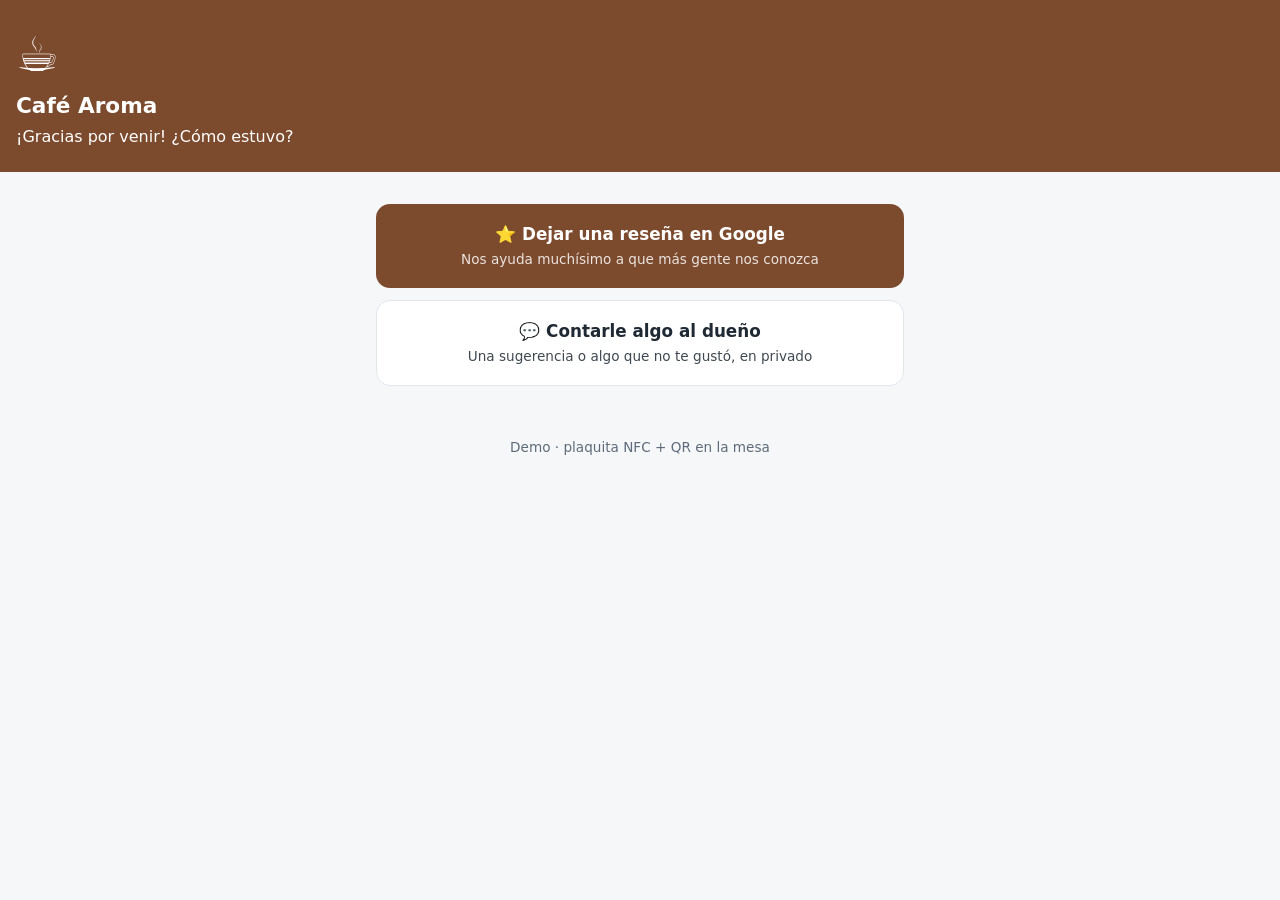
<file: gastronomia/resena.html>
<!DOCTYPE html>
<html lang="es">
<head>
  <meta charset="UTF-8">
  <meta name="viewport" content="width=device-width, initial-scale=1">
  <title>¿Cómo estuvo?</title>
  <link rel="stylesheet" href="../comun/estilos.css?v=20261002b">
  <link rel="stylesheet" href="gastronomia.css?v=20261002b">
  <script src="tema.js?v=20261002b"></script>
</head>
<body>
  <!-- Página que abre la plaquita NFC (o el QR) de la mesa. Muestra las dos opciones a todos:
       Google no permite filtrar para mandar solo las reseñas buenas ("review gating"). -->
  <header class="encabezado portada">
    <div style="font-size:3rem" id="r-emoji"></div>
    <h1 id="r-nombre"></h1>
    <div class="sub">¡Gracias por venir! ¿Cómo estuvo?</div>
  </header>

  <main class="contenedor angosto" style="margin-top:16px">
    <div id="opciones">
      <a class="gran-opcion google" id="r-google" target="_blank" rel="noopener">⭐ Dejar una reseña en Google
        <small>Nos ayuda muchísimo a que más gente nos conozca</small></a>
      <button class="gran-opcion privado" id="r-privado">💬 Contarle algo al dueño
        <small>Una sugerencia o algo que no te gustó, en privado</small></button>
    </div>

    <form class="tarjeta oculto" id="r-form">
      <h2>Contanos</h2>
      <label for="r-texto">Tu comentario</label>
      <textarea id="r-texto" rows="4" required style="width:100%;padding:10px;border:1px solid var(--borde);border-radius:10px;font:inherit"></textarea>
      <label for="r-contacto">WhatsApp o mail (opcional, si querés que te respondamos)</label>
      <input id="r-contacto">
      <button class="boton ancho" type="submit">Enviar</button>
    </form>

    <section class="tarjeta exito oculto" id="r-gracias">
      <div class="icono">🙌</div>
      <h2>¡Gracias!</h2>
      <p>El dueño lo va a leer hoy mismo.</p>
    </section>
  </main>

  <footer class="pie">Demo · plaquita NFC + QR en la mesa</footer>

  <script src="config.js?v=20261002b"></script>
  <script src="datos.js?v=20261002b"></script>
  <script>
    document.documentElement.style.setProperty("--marca", LOCAL.colorPrincipal);
    const $ = (id) => document.getElementById(id);
    document.title = `¿Cómo estuvo? · ${LOCAL.nombre}`;
    $("r-emoji").textContent = LOCAL.emoji;
    $("r-nombre").textContent = LOCAL.nombre;
    // Local real: link directo a "escribir reseña" con su Place ID de Google.
    $("r-google").href = `https://www.google.com/maps/search/${encodeURIComponent(LOCAL.nombre + " " + LOCAL.direccion)}`;

    let datos = cargar();
    // Cuenta cada vez que alguien abre la página (una por sesión)
    try {
      if (!sessionStorage.getItem("visita-" + CLAVE) && !location.search.includes("desde=tarjeta")) {
        datos.resenas.visitas++; guardar(datos); sessionStorage.setItem("visita-" + CLAVE, "1");
      }
    } catch (e) { /* ignorar */ }

    $("r-google").onclick = () => { datos = cargar(); datos.resenas.google++; guardar(datos); };
    $("r-privado").onclick = () => { $("opciones").classList.add("oculto"); $("r-form").classList.remove("oculto"); $("r-texto").focus(); };
    $("r-form").onsubmit = (e) => {
      e.preventDefault();
      datos = cargar();
      datos.resenas.privados.push({ texto: $("r-texto").value.trim(), contacto: $("r-contacto").value.trim(), hora: new Date().toLocaleString("es-AR") });
      guardar(datos);
      $("r-form").classList.add("oculto");
      $("r-gracias").classList.remove("oculto");
    };
  </script>
</body>
</html>
</file>
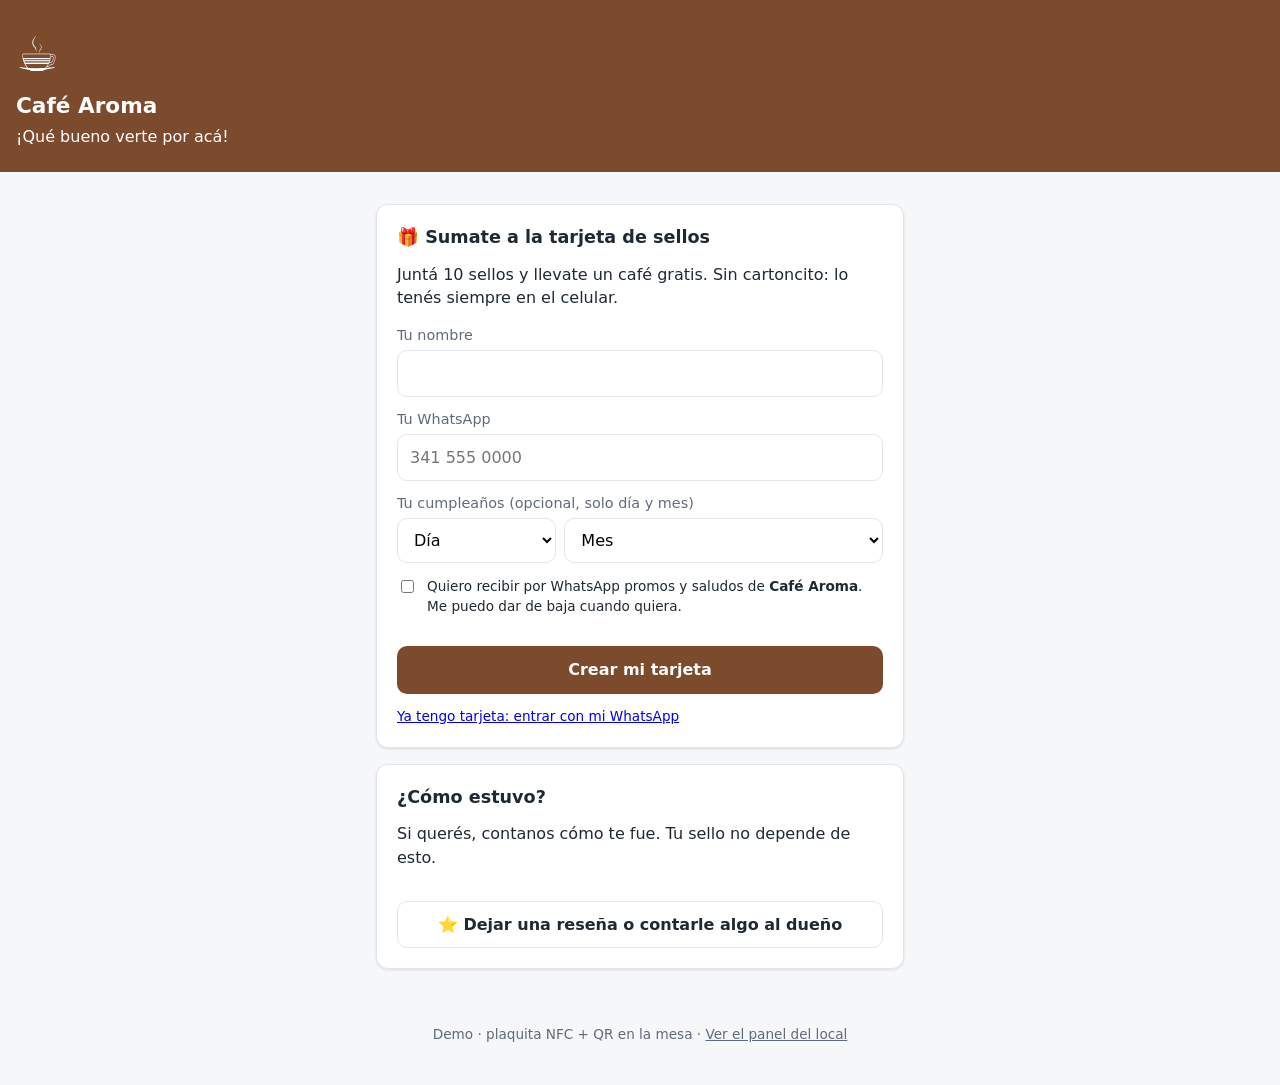
<file: gastronomia/tarjeta.html>
<!DOCTYPE html>
<html lang="es">
<head>
  <meta charset="UTF-8">
  <meta name="viewport" content="width=device-width, initial-scale=1">
  <title>Mi tarjeta de sellos</title>
  <link rel="stylesheet" href="../comun/estilos.css?v=20261002b">
  <link rel="stylesheet" href="gastronomia.css?v=20261002b">
  <script src="tema.js?v=20261002b"></script>
</head>
<body>
  <!-- Página que abre la plaquita NFC (o el QR) de la mesa: tarjeta de sellos virtual del cliente.
       La reseña de Google va aparte y NO es condición para sumar sellos (Google prohíbe incentivar reseñas). -->
  <header class="encabezado portada">
    <div style="font-size:3rem" id="t-emoji"></div>
    <h1 id="t-nombre"></h1>
    <div class="sub" id="t-sub"></div>
  </header>

  <main class="contenedor angosto" style="margin-top:16px">
    <!-- Alta (primera vez) -->
    <section class="tarjeta oculto" id="t-alta">
      <h2>🎁 Sumate a la tarjeta de sellos</h2>
      <p style="margin-top:0" id="t-alta-texto"></p>
      <form id="t-form">
        <label for="t-nom">Tu nombre</label>
        <input id="t-nom" required autocomplete="given-name">
        <label for="t-wsp">Tu WhatsApp</label>
        <input id="t-wsp" type="tel" inputmode="tel" placeholder="341 555 0000" required autocomplete="tel">
        <label>Tu cumpleaños (opcional, solo día y mes)</label>
        <div style="display:grid;grid-template-columns:1fr 2fr;gap:8px">
          <select id="t-dia" aria-label="Día"><option value="">Día</option></select>
          <select id="t-mes" aria-label="Mes"><option value="">Mes</option></select>
        </div>
        <label class="check"><input type="checkbox" id="t-acepta">
          <span>Quiero recibir por WhatsApp promos y saludos de <strong id="t-nombre2"></strong>. Me puedo dar de baja cuando quiera.</span></label>
        <button class="boton ancho" type="submit">Crear mi tarjeta</button>
      </form>
      <p class="vacio" style="font-size:.85rem;margin-bottom:0"><a href="#" id="t-ya">Ya tengo tarjeta: entrar con mi WhatsApp</a></p>
    </section>

    <!-- Tarjeta -->
    <section class="tarjeta oculto" id="t-tarjeta">
      <div class="barra" style="margin:0 0 6px">
        <h2 style="margin:0" id="t-hola"></h2>
        <small class="vacio" id="t-cuenta"></small>
      </div>
      <div class="sellos" id="t-sellos"></div>
      <p class="sello-texto" id="t-texto"></p>
      <button class="boton ancho" id="t-pedir"></button>
      <p class="vacio" style="font-size:.82rem;margin-bottom:0" id="t-aviso"></p>
    </section>

    <!-- Reseña: aparte, sin condiciones -->
    <section class="tarjeta oculto" id="t-resena">
      <h2>¿Cómo estuvo?</h2>
      <p style="margin-top:0">Si querés, contanos cómo te fue. Tu sello no depende de esto.</p>
      <a class="boton secundario ancho" id="t-link-resena">⭐ Dejar una reseña o contarle algo al dueño</a>
    </section>
  </main>

  <footer class="pie">Demo · plaquita NFC + QR en la mesa · <a id="t-link-panel">Ver el panel del local</a></footer>

  <script src="config.js?v=20261002b"></script>
  <script src="datos.js?v=20261002b"></script>
  <script src="tarjeta.js?v=20261002b"></script>
</body>
</html>
</file>
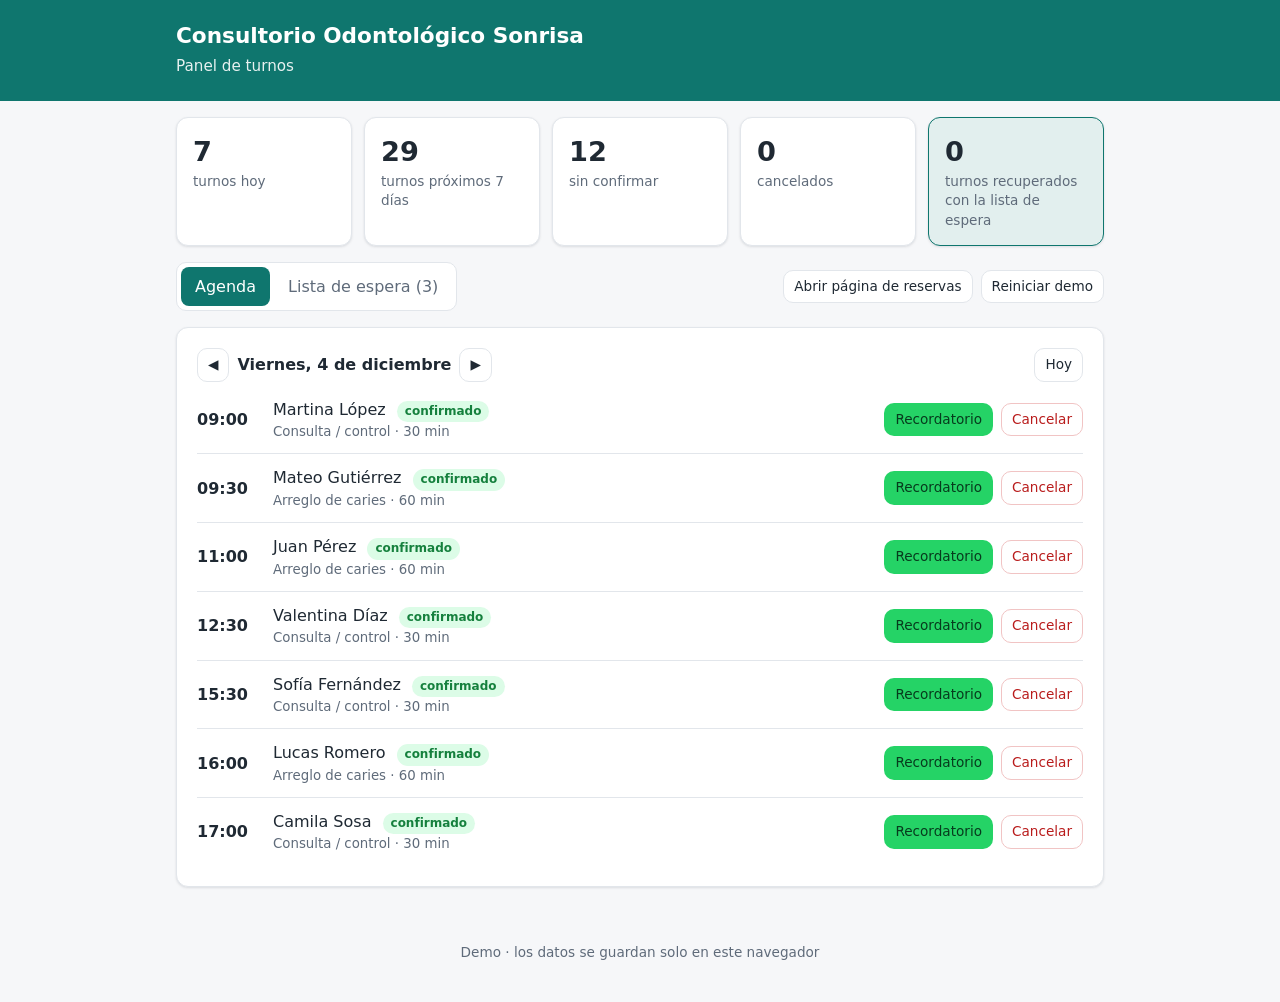
<file: reservas/panel.html>
<!DOCTYPE html>
<html lang="es">
<head>
  <meta charset="UTF-8">
  <meta name="viewport" content="width=device-width, initial-scale=1">
  <title>Panel de turnos</title>
  <link rel="stylesheet" href="../comun/estilos.css?v=20260929">
</head>
<body>
  <header class="encabezado">
    <div class="contenedor">
      <h1 id="negocio-nombre"></h1>
      <p>Panel de turnos</p>
    </div>
  </header>

  <main class="contenedor">
    <section class="metricas" id="metricas"></section>

    <div class="barra">
      <div class="pestanas">
        <button class="pestana activa" data-vista="agenda">Agenda</button>
        <button class="pestana" data-vista="espera">Lista de espera <span id="cuenta-espera"></span></button>
      </div>
      <div class="acciones">
        <a class="boton secundario chico" href="index.html" target="_blank">Abrir página de reservas</a>
        <button class="boton secundario chico" id="btn-reiniciar">Reiniciar demo</button>
      </div>
    </div>

    <section class="tarjeta" id="vista-agenda">
      <div class="barra" style="margin-bottom:4px">
        <div class="navegar-dia">
          <button class="boton secundario chico" id="dia-anterior" aria-label="Día anterior">◀</button>
          <strong id="dia-actual"></strong>
          <button class="boton secundario chico" id="dia-siguiente" aria-label="Día siguiente">▶</button>
        </div>
        <button class="boton secundario chico" id="dia-hoy">Hoy</button>
      </div>
      <div id="lista-turnos"></div>
    </section>

    <section class="tarjeta oculto" id="vista-espera">
      <h2>Lista de espera</h2>
      <p class="vacio" style="margin-top:0">Cuando cancelás un turno, el sistema te sugiere a quién ofrecerle el lugar.</p>
      <div id="lista-espera"></div>
    </section>
  </main>

  <div class="fondo-modal oculto" id="modal">
    <div class="modal" id="modal-contenido"></div>
  </div>

  <footer class="pie">Demo · los datos se guardan solo en este navegador</footer>

  <script src="config.js?v=20260929"></script>
  <script src="datos.js?v=20260929"></script>
  <script src="panel.js?v=20260929"></script>
</body>
</html>
</file>
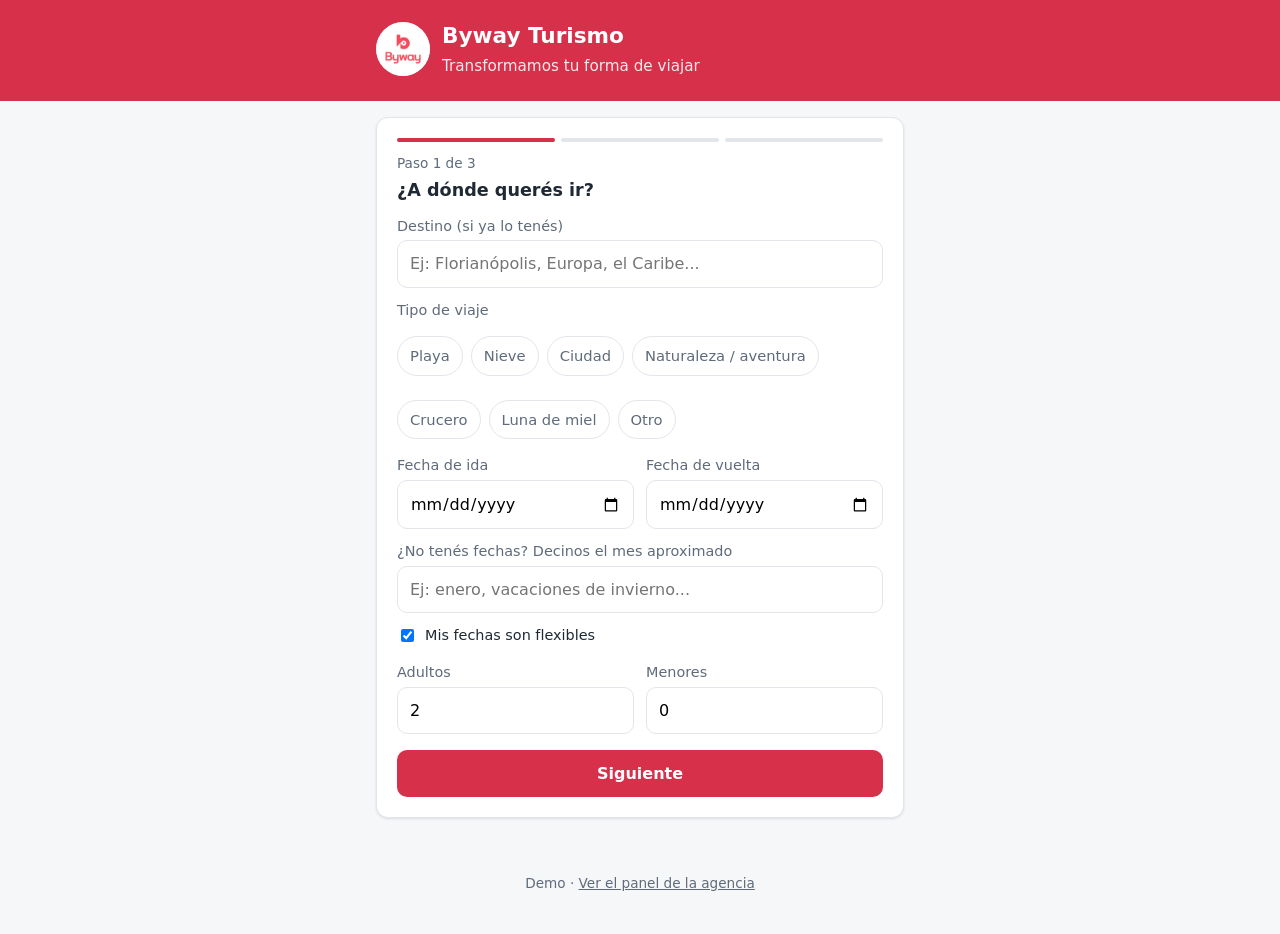
<file: turismo/consulta.html>
<!DOCTYPE html>
<html lang="es">
<head>
  <meta charset="UTF-8">
  <meta name="viewport" content="width=device-width, initial-scale=1">
  <title>Contanos tu viaje</title>
  <link rel="stylesheet" href="../comun/estilos.css?v=20260929b">
  <link rel="stylesheet" href="turismo.css?v=20260929b">
</head>
<body>
  <header class="encabezado">
    <div class="contenedor angosto">
      <div class="marca-cab"><img class="logo-marca oculto" id="agencia-logo" alt="">
      <div><h1 id="agencia-nombre"></h1>
      <p id="agencia-lema"></p></div></div>
    </div>
  </header>

  <main class="contenedor angosto">
    <form id="form-consulta" novalidate>
      <!-- Paso 1 -->
      <section class="tarjeta" data-paso="1">
        <div class="progreso"><div class="hecho"></div><div></div><div></div></div>
        <div class="paso">Paso 1 de 3</div>
        <h2>¿A dónde querés ir?</h2>
        <label for="destino">Destino (si ya lo tenés)</label>
        <input id="destino" name="destino" placeholder="Ej: Florianópolis, Europa, el Caribe...">
        <label>Tipo de viaje</label>
        <div class="chips" id="chips-tipo"></div>
        <div class="grilla-2">
          <div><label for="fechaIda">Fecha de ida</label><input id="fechaIda" name="fechaIda" type="date"></div>
          <div><label for="fechaVuelta">Fecha de vuelta</label><input id="fechaVuelta" name="fechaVuelta" type="date"></div>
        </div>
        <label for="mesAproximado">¿No tenés fechas? Decinos el mes aproximado</label>
        <input id="mesAproximado" name="mesAproximado" placeholder="Ej: enero, vacaciones de invierno...">
        <label class="check"><input type="checkbox" id="flexible" name="flexible" checked> Mis fechas son flexibles</label>
        <div class="grilla-2">
          <div><label for="adultos">Adultos</label><input id="adultos" name="adultos" type="number" min="1" value="2"></div>
          <div><label for="ninos">Menores</label><input id="ninos" name="ninos" type="number" min="0" value="0"></div>
        </div>
        <div id="bloque-edades" class="oculto">
          <label for="edadesNinos">Edades de los menores</label>
          <input id="edadesNinos" name="edadesNinos" placeholder="Ej: 4 y 7">
        </div>
        <button type="button" class="boton ancho" data-ir="2">Siguiente</button>
      </section>

      <!-- Paso 2 -->
      <section class="tarjeta oculto" data-paso="2">
        <div class="progreso"><div class="hecho"></div><div class="hecho"></div><div></div></div>
        <div class="paso">Paso 2 de 3</div>
        <h2>¿Qué necesitás?</h2>
        <label>Marcá todo lo que quieras que te coticemos</label>
        <div class="chips" id="chips-servicios"></div>
        <label for="presupuesto">Presupuesto aproximado</label>
        <select id="presupuesto" name="presupuesto"></select>
        <label for="decision">¿Cuándo pensás decidir?</label>
        <select id="decision" name="decision"></select>
        <div class="acciones" style="margin-top:16px">
          <button type="button" class="boton secundario" data-ir="1">Atrás</button>
          <button type="button" class="boton" data-ir="3" style="flex:1">Siguiente</button>
        </div>
      </section>

      <!-- Paso 3 -->
      <section class="tarjeta oculto" data-paso="3">
        <div class="progreso"><div class="hecho"></div><div class="hecho"></div><div class="hecho"></div></div>
        <div class="paso">Paso 3 de 3</div>
        <h2>¿Cómo te contactamos?</h2>
        <label for="nombre">Nombre y apellido</label>
        <input id="nombre" name="nombre" required autocomplete="name">
        <label for="whatsapp">WhatsApp</label>
        <input id="whatsapp" name="whatsapp" required inputmode="tel" placeholder="Ej: 341 555 1234" autocomplete="tel">
        <label for="email">Email (opcional)</label>
        <input id="email" name="email" type="email" autocomplete="email">
        <label for="vendedora">¿Ya hablaste con alguna de nuestras vendedoras?</label>
        <select id="vendedora" name="vendedora"></select>
        <label for="comentario">¿Algo más que tengamos que saber?</label>
        <input id="comentario" name="comentario" placeholder="Ej: es nuestra luna de miel, viajamos con mascota...">
        <div class="acciones" style="margin-top:16px">
          <button type="button" class="boton secundario" data-ir="2">Atrás</button>
          <button type="submit" class="boton" style="flex:1">Enviar consulta</button>
        </div>
      </section>
    </form>

    <section class="tarjeta exito oculto" id="gracias">
      <div class="icono">🧳</div>
      <h2 id="gracias-titulo"></h2>
      <p id="gracias-texto"></p>
      <a class="boton whatsapp ancho" id="gracias-wa" target="_blank" rel="noopener"></a>
      <p class="vacio" style="font-size:.85rem">Le llega con todos los datos de tu viaje, así no tenés que repetir nada.</p>
      <button class="boton secundario" id="btn-otra">Hacer otra consulta</button>
    </section>
  </main>

  <footer class="pie no-imprimir">Demo · <a href="panel.html">Ver el panel de la agencia</a></footer>

  <script src="config.js?v=20260929b"></script>
  <script src="datos.js?v=20260929b"></script>
  <script src="consulta.js?v=20260929b"></script>
</body>
</html>
</file>
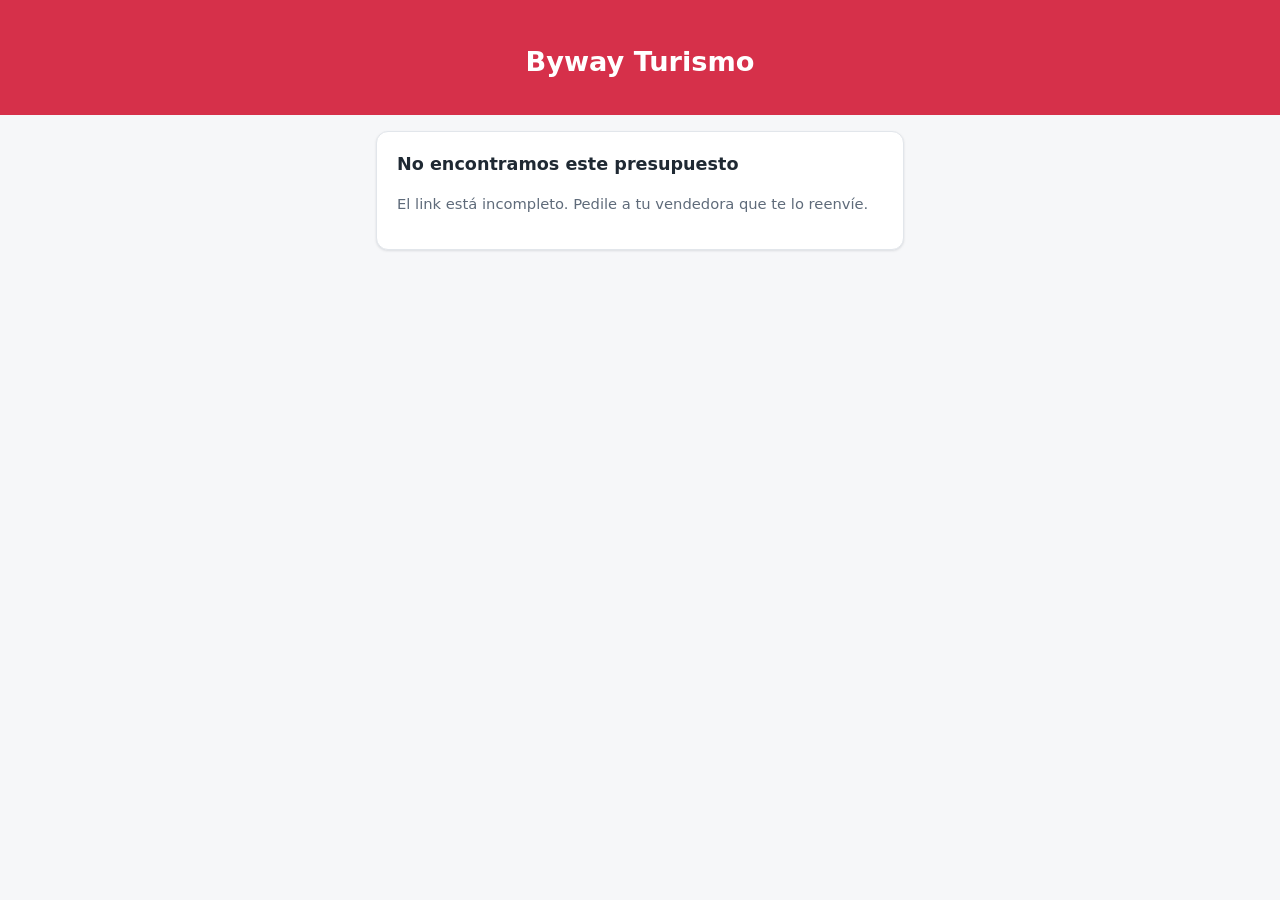
<file: turismo/presupuesto.html>
<!DOCTYPE html>
<html lang="es">
<head>
  <meta charset="UTF-8">
  <meta name="viewport" content="width=device-width, initial-scale=1">
  <title>Tu presupuesto de viaje</title>
  <link rel="stylesheet" href="../comun/estilos.css?v=20260929b">
  <link rel="stylesheet" href="turismo.css?v=20260929b">
</head>
<body>
  <header class="encabezado portada">
    <img class="logo-marca grande oculto" id="p-logo" alt="">
    <div class="sub" id="p-agencia"></div>
    <h1 id="p-titulo"></h1>
    <div class="sub" id="p-sub"></div>
  </header>

  <main class="contenedor angosto">
    <section class="tarjeta" id="p-intro"></section>
    <section class="tarjeta" id="p-datos"></section>
    <section class="tarjeta" id="p-incluye"></section>
    <div id="p-opciones"></div>
    <section class="tarjeta" id="p-pago"></section>
    <section class="tarjeta" id="p-condiciones"></section>
    <div class="acciones no-imprimir" id="p-acciones" style="justify-content:center;margin-bottom:12px">
      <a class="boton whatsapp" id="p-consultar" target="_blank" rel="noopener">📲 Contactar por WhatsApp</a>
      <button class="boton secundario" onclick="window.print()">Descargar PDF</button>
    </div>
    <section class="tarjeta oculto" id="p-error">
      <h2>No encontramos este presupuesto</h2>
      <p class="vacio">El link está incompleto. Pedile a tu vendedora que te lo reenvíe.</p>
    </section>
  </main>

  <footer class="pie" id="p-pie"></footer>

  <script src="config.js?v=20260929b"></script>
  <script src="datos.js?v=20260929b"></script>
  <script src="presupuesto.js?v=20260929b"></script>
</body>
</html>
</file>
<file: comun/estilos.css>
:root {
  --marca: #0f766e;
  --marca-suave: color-mix(in srgb, var(--marca) 12%, white);
  --fondo: #f6f7f9;
  --tarjeta: #ffffff;
  --texto: #1f2933;
  --texto-suave: #5f6b7a;
  --borde: #e2e6eb;
  --ok: #15803d;
  --alerta: #b45309;
  --error: #b91c1c;
  --radio: 12px;
  --sombra: 0 1px 3px rgba(16, 24, 40, .08), 0 1px 2px rgba(16, 24, 40, .04);
}

* { box-sizing: border-box; }

body {
  margin: 0;
  font-family: system-ui, -apple-system, "Segoe UI", Roboto, sans-serif;
  background: var(--fondo);
  color: var(--texto);
  line-height: 1.45;
}

button, input, select { font: inherit; }

.contenedor { max-width: 960px; margin: 0 auto; padding: 16px; }
.angosto { max-width: 560px; }

/* ---------- Encabezado ---------- */
.encabezado {
  background: var(--marca);
  color: white;
  padding: 20px 16px 24px;
}
.encabezado .contenedor { padding-top: 0; padding-bottom: 0; }
.encabezado h1 { margin: 0 0 4px; font-size: 1.35rem; }
.encabezado p { margin: 0; opacity: .9; font-size: .95rem; }

/* ---------- Tarjetas ---------- */
.tarjeta {
  background: var(--tarjeta);
  border: 1px solid var(--borde);
  border-radius: var(--radio);
  box-shadow: var(--sombra);
  padding: 20px;
  margin-bottom: 16px;
}
.tarjeta h2 { margin: 0 0 12px; font-size: 1.1rem; }
.paso { color: var(--texto-suave); font-size: .85rem; margin-bottom: 4px; }

/* ---------- Opciones ---------- */
.opciones { display: grid; gap: 8px; }
.opciones.dias { grid-template-columns: repeat(auto-fill, minmax(96px, 1fr)); }
.opciones.horas { grid-template-columns: repeat(auto-fill, minmax(76px, 1fr)); }

.opcion {
  border: 1px solid var(--borde);
  background: white;
  border-radius: 10px;
  padding: 12px;
  text-align: left;
  cursor: pointer;
  color: var(--texto);
}
.opcion:hover { border-color: var(--marca); }
.opcion.elegida { border-color: var(--marca); background: var(--marca-suave); font-weight: 600; }
.opcion small { display: block; color: var(--texto-suave); font-weight: 400; }
.opcion:disabled { opacity: .45; cursor: not-allowed; }
.opciones.horas .opcion, .opciones.dias .opcion { text-align: center; padding: 10px 6px; }

/* ---------- Formularios ---------- */
label { display: block; font-size: .9rem; margin: 12px 0 4px; color: var(--texto-suave); }
input, select {
  width: 100%;
  padding: 11px 12px;
  border: 1px solid var(--borde);
  border-radius: 10px;
  background: white;
}
input:focus, select:focus { outline: 2px solid var(--marca-suave); border-color: var(--marca); }

/* ---------- Botones ---------- */
.boton {
  display: inline-flex;
  align-items: center;
  justify-content: center;
  gap: 6px;
  border: 1px solid transparent;
  border-radius: 10px;
  padding: 11px 16px;
  cursor: pointer;
  background: var(--marca);
  color: white;
  font-weight: 600;
  text-decoration: none;
}
.boton:hover { filter: brightness(1.07); }
.boton.secundario { background: white; color: var(--texto); border-color: var(--borde); }
.boton.whatsapp { background: #25d366; color: #073b1d; }
.boton.peligro { background: white; color: var(--error); border-color: #f1c4c4; }
.boton.chico { padding: 6px 10px; font-size: .85rem; font-weight: 500; }
.boton.ancho { width: 100%; margin-top: 16px; }
.boton:disabled { opacity: .5; cursor: not-allowed; }

.acciones { display: flex; flex-wrap: wrap; gap: 8px; }

/* ---------- Mensajes ---------- */
.aviso { background: var(--marca-suave); border-radius: 10px; padding: 12px 14px; font-size: .92rem; }
.vacio { color: var(--texto-suave); font-size: .92rem; }
.oculto { display: none !important; }

.exito { text-align: center; }
.exito .icono { font-size: 2.5rem; }

/* ---------- Panel ---------- */
.barra {
  display: flex; flex-wrap: wrap; align-items: center; justify-content: space-between; gap: 12px;
  margin-bottom: 16px;
}
.pestanas { display: flex; gap: 4px; background: white; border: 1px solid var(--borde); border-radius: 10px; padding: 4px; max-width: 100%; overflow-x: auto; }
.pestana { border: 0; background: none; padding: 8px 14px; border-radius: 8px; cursor: pointer; color: var(--texto-suave); white-space: nowrap; }
.pestana.activa { background: var(--marca); color: white; }

.metricas { display: grid; grid-template-columns: repeat(auto-fit, minmax(150px, 1fr)); gap: 12px; margin-bottom: 16px; }
.metrica { background: white; border: 1px solid var(--borde); border-radius: var(--radio); padding: 14px 16px; box-shadow: var(--sombra); }
.metrica .numero { font-size: 1.7rem; font-weight: 700; }
.metrica .etiqueta { color: var(--texto-suave); font-size: .85rem; }
.metrica.destacada { border-color: var(--marca); background: var(--marca-suave); }

.navegar-dia { display: flex; align-items: center; gap: 8px; }
.navegar-dia strong { min-width: 190px; text-align: center; }

.fila {
  display: grid;
  grid-template-columns: 64px 1fr auto;
  gap: 12px;
  align-items: center;
  padding: 12px 0;
  border-bottom: 1px solid var(--borde);
}
.fila:last-child { border-bottom: 0; }
.fila .hora { font-weight: 700; font-variant-numeric: tabular-nums; }
.fila .quien small { display: block; color: var(--texto-suave); }
.fila.cancelado .quien { text-decoration: line-through; color: var(--texto-suave); }

.estado { display: inline-block; font-size: .75rem; padding: 2px 8px; border-radius: 999px; font-weight: 600; margin-left: 6px; }
.estado.confirmado { background: #dcfce7; color: var(--ok); }
.estado.pendiente { background: #fef3c7; color: var(--alerta); }
.estado.cancelado { background: #fee2e2; color: var(--error); }
.estado.recuperado { background: var(--marca-suave); color: var(--marca); }

/* ---------- Modal ---------- */
.fondo-modal {
  position: fixed; inset: 0; background: rgba(15, 23, 42, .45);
  display: flex; align-items: flex-end; justify-content: center; padding: 16px; z-index: 10;
}
.modal { background: white; border-radius: var(--radio); max-width: 520px; width: 100%; padding: 20px; max-height: 90vh; overflow: auto; }
.modal h3 { margin-top: 0; }
@media (min-width: 640px) { .fondo-modal { align-items: center; } }

.pie { text-align: center; color: var(--texto-suave); font-size: .85rem; padding: 24px 16px 40px; }
.pie a { color: var(--texto-suave); }

@media (max-width: 560px) {
  /* Métricas compactas: que no tapen la pantalla y se vea el contenido principal */
  .metricas { grid-template-columns: repeat(3, 1fr); gap: 8px; }
  .metrica { padding: 10px; }
  .metrica .numero { font-size: 1.2rem; }
  .metrica .etiqueta { font-size: .72rem; line-height: 1.25; }
  .fila { grid-template-columns: 52px 1fr; }
  .fila .acciones { grid-column: 1 / -1; }
  .navegar-dia strong { min-width: 0; }
}
</file>
<file: turismo/turismo.css>
/* Estilos propios de la demo de turismo (se suman a comun/estilos.css) */

/* Logo de la agencia en los encabezados */
.marca-cab { display: flex; align-items: center; gap: 12px; }
.logo-marca { width: 54px; height: 54px; border-radius: 50%; background: white; flex: none; object-fit: contain; }
.logo-marca.grande { width: 84px; height: 84px; margin-bottom: 6px; box-shadow: 0 2px 8px rgba(0,0,0,.15); }
.vendedora-tag { font-size: .8rem; color: var(--texto-suave); }

/* ---------- Página de inicio ---------- */
.inicio-principal {
  display: flex; align-items: center; gap: 14px; text-decoration: none; color: var(--texto);
  border: 2px solid var(--marca); margin-top: 8px;
}
.inicio-principal strong { display: block; font-size: 1.15rem; color: var(--marca); }
.inicio-principal small { display: block; color: var(--texto-suave); margin-top: 2px; }
.ico-grande { font-size: 2rem; }
.flecha { margin-left: auto; font-size: 2rem; color: var(--marca); }
.vendedora-link {
  display: flex; align-items: center; gap: 12px; padding: 10px 0; border-bottom: 1px solid var(--borde);
  text-decoration: none; color: var(--texto); font-weight: 600;
}
.vendedora-link:last-child { border-bottom: 0; }
.avatar {
  width: 40px; height: 40px; border-radius: 50%; display: grid; place-items: center; flex: none;
  background: var(--marca-suave); color: var(--marca); font-weight: 800; font-size: .9rem;
}
.vendedora-link .wa { margin-left: auto; background: #25d366; color: #073b1d; font-size: .8rem; padding: 6px 12px; border-radius: 999px; }

/* ---------- Links a buscadores reales ---------- */
.web-links { display: flex; flex-wrap: wrap; gap: 6px; margin-top: 8px; }
.web-link { font-size: .82rem; padding: 6px 10px; border-radius: 999px; border: 1px solid var(--borde); background: white; color: var(--texto); text-decoration: none; }
.web-link:hover { border-color: var(--marca); }
.abrir-web { font-size: .8rem; color: var(--marca); font-weight: 600; text-decoration: none; }

.grilla-2 { display: grid; grid-template-columns: 1fr 1fr; gap: 0 12px; }
@media (max-width: 480px) { .grilla-2 { grid-template-columns: 1fr; } }

.chips { display: flex; flex-wrap: wrap; gap: 8px; }
.chip { position: relative; }
.chip input { position: absolute; opacity: 0; width: 1px; height: 1px; }
.chip span {
  display: inline-block; padding: 8px 12px; border: 1px solid var(--borde); border-radius: 999px;
  background: white; cursor: pointer; font-size: .92rem;
}
.chip input:checked + span { border-color: var(--marca); background: var(--marca-suave); font-weight: 600; }
.chip input:focus-visible + span { outline: 2px solid var(--marca); }

.check { display: flex; align-items: center; gap: 8px; margin-top: 12px; color: var(--texto); }
.check input { width: auto; }

.progreso { display: flex; gap: 6px; margin-bottom: 12px; }
.progreso div { flex: 1; height: 4px; border-radius: 4px; background: var(--borde); }
.progreso div.hecho { background: var(--marca); }

/* ---------- Panel ---------- */
.detalle dt { color: var(--texto-suave); font-size: .82rem; margin-top: 10px; }
.detalle dd { margin: 2px 0 0; }
.motivos { font-size: .85rem; color: var(--texto-suave); }

.editor-item {
  display: grid; grid-template-columns: 150px 1fr 1fr 120px 100px 36px; gap: 6px; align-items: start;
  padding: 8px 0; border-bottom: 1px solid var(--borde);
}
.editor-item input, .editor-item select { padding: 8px; font-size: .9rem; }
.editor-item .precio { font-size: .85rem; color: var(--texto-suave); padding-top: 9px; text-align: right; }
.editor-cabecera { font-size: .78rem; color: var(--texto-suave); border-bottom: 0; padding-bottom: 0; }
@media (max-width: 820px) {
  /* En celular cada servicio es una tarjetita: tipo, qué es y detalle a lo ancho; mayorista y costo lado a lado */
  .editor-item {
    grid-template-columns: 1fr 110px 32px;
    grid-template-areas: "tipo tipo x" "titulo titulo titulo" "detalle detalle detalle" "prov costo costo";
    background: var(--fondo); border: 1px solid var(--borde); border-radius: 10px; padding: 10px; margin-bottom: 10px;
  }
  .editor-item > :nth-child(1) { grid-area: tipo; }
  .editor-item > :nth-child(2) { grid-area: titulo; }
  .editor-item > :nth-child(3) { grid-area: detalle; }
  .editor-item > :nth-child(4) { grid-area: prov; }
  .editor-item > :nth-child(5) { grid-area: costo; }
  .editor-item > :nth-child(6) { grid-area: x; }
  .editor-cabecera { display: none; }
}
.tipo-cel { display: grid; gap: 4px; }
.x { border: 0; background: none; color: var(--error); font-size: 1.2rem; cursor: pointer; }

.pestanas.opciones-pres { flex-wrap: wrap; }
.resumen-opcion { display: flex; justify-content: space-between; flex-wrap: wrap; gap: 8px; margin-top: 10px; font-size: .92rem; }

/* ---------- Presupuesto (vista del cliente) ---------- */
.portada { text-align: center; padding: 36px 16px 28px; }
.portada h1 { font-size: 1.7rem; margin: 6px 0; }
.portada .sub { opacity: .9; }

.opcion-pres { border: 1px solid var(--borde); border-radius: var(--radio); background: white; margin-bottom: 18px; overflow: hidden; box-shadow: var(--sombra); }
.opcion-pres.recomendada { border: 2px solid var(--marca); }
.opcion-pres header { display: flex; justify-content: space-between; align-items: center; gap: 8px; padding: 14px 18px; background: var(--marca-suave); }
.opcion-pres header h2 { margin: 0; font-size: 1.1rem; }
.cinta { background: var(--marca); color: white; font-size: .75rem; font-weight: 700; padding: 3px 10px; border-radius: 999px; }
.linea { display: grid; grid-template-columns: 32px 1fr auto; gap: 10px; padding: 12px 18px; border-bottom: 1px solid var(--borde); }
.linea:last-of-type { border-bottom: 0; }
.linea .ico { font-size: 1.3rem; }
.linea small { display: block; color: var(--texto-suave); }
.totales { padding: 14px 18px; border-top: 1px solid var(--borde); display: flex; justify-content: space-between; align-items: end; flex-wrap: wrap; gap: 10px; }
.totales .grande { font-size: 1.5rem; font-weight: 800; }

.datos-grid { display: grid; grid-template-columns: 1fr 1fr; gap: 10px; }
.dato { display: flex; gap: 10px; align-items: center; background: var(--fondo); border-radius: 10px; padding: 10px; }
.dato-ico { width: 34px; height: 34px; border-radius: 50%; background: var(--marca); color: white; display: grid; place-items: center; flex: none; font-size: .95rem; }
.dato small { display: block; color: var(--texto-suave); font-size: .75rem; }
.dato strong { font-size: .92rem; }
@media (max-width: 420px) { .datos-grid { grid-template-columns: 1fr; } }
.checklist { list-style: none; padding: 0; margin: 0; display: grid; gap: 6px; }
.checklist li::before { content: "✓"; color: white; background: var(--marca); border-radius: 50%; width: 20px; height: 20px; display: inline-grid; place-items: center; font-size: .75rem; margin-right: 8px; }
.titulo-seccion { font-size: 1.15rem; margin: 22px 0 10px; }
.estrellas { color: #f5a623; font-size: .85rem; letter-spacing: 1px; }

@media print {
  .no-imprimir { display: none !important; }
  body { background: white; }
  .opcion-pres { break-inside: avoid; box-shadow: none; }
  .encabezado { -webkit-print-color-adjust: exact; print-color-adjust: exact; }
}
</file>
<file: gastronomia/gastronomia.css>
/* Estilos de la demo de gastronomía (se suman a comun/estilos.css) */

.mesa-badge { display: inline-block; background: rgba(255,255,255,.2); border-radius: 999px; padding: 3px 12px; font-weight: 700; font-size: .9rem; margin-top: 6px; }

/* Categorías fijas arriba al scrollear */
.cats { position: sticky; top: 0; z-index: 5; background: var(--fondo); padding: 10px 0; display: flex; gap: 8px; overflow-x: auto; }
.cat { border: 1px solid var(--borde); background: white; border-radius: 999px; padding: 7px 14px; white-space: nowrap; cursor: pointer; color: var(--texto); text-decoration: none; font-size: .9rem; }
.cat.activa { background: var(--marca); color: white; border-color: var(--marca); }

.cat-titulo { font-size: 1.15rem; margin: 18px 0 8px; scroll-margin-top: 60px; }

.plato { display: grid; grid-template-columns: 76px 1fr; gap: 12px; background: white; border: 1px solid var(--borde); border-radius: var(--radio); padding: 12px; margin-bottom: 10px; box-shadow: var(--sombra); }
.plato .foto.con-foto { background-size: cover; background-position: center; }
.plato .foto { width: 76px; height: 76px; border-radius: 12px; background: var(--marca-suave); display: grid; place-items: center; font-size: 2.3rem; }
.plato h3 { margin: 0; font-size: 1rem; }
.plato p { margin: 2px 0 6px; color: var(--texto-suave); font-size: .88rem; }
.plato .pie-plato { display: flex; align-items: center; justify-content: space-between; gap: 8px; flex-wrap: wrap; }
.plato .precio { font-weight: 800; }
.plato .etiqueta { display: inline-block; font-size: .72rem; border-radius: 999px; padding: 1px 8px; background: #ecfdf5; color: #047857; margin-right: 4px; }
.btn-ar { background: #111827; color: white; border: 0; border-radius: 999px; padding: 6px 12px; font-size: .8rem; font-weight: 600; cursor: pointer; }

/* Barra inferior fija */
body.con-barra { padding-bottom: 92px; }
.barra-mesa { position: fixed; left: 0; right: 0; bottom: 0; z-index: 8; background: white; border-top: 1px solid var(--borde); box-shadow: 0 -4px 16px rgba(0,0,0,.06); padding: 10px 12px calc(10px + env(safe-area-inset-bottom)); }
.barra-mesa .dentro { max-width: 560px; margin: 0 auto; display: grid; grid-template-columns: auto auto 1fr; gap: 8px; }
.barra-mesa .boton { padding: 11px 12px; }

/* Hojas que suben desde abajo (pedido, realidad aumentada) */
.hoja-fondo { position: fixed; inset: 0; background: rgba(15,23,42,.5); z-index: 20; display: flex; align-items: flex-end; justify-content: center; }
.hoja { background: white; width: 100%; max-width: 560px; border-radius: 18px 18px 0 0; padding: 18px; max-height: 92vh; overflow: auto; }
.hoja h3 { margin: 0 0 10px; }
.linea-pedido { display: grid; grid-template-columns: 1fr auto; gap: 8px; padding: 10px 0; border-bottom: 1px solid var(--borde); }
.cant { display: inline-flex; align-items: center; gap: 10px; }
.cant button { width: 30px; height: 30px; border-radius: 50%; border: 1px solid var(--borde); background: white; font-size: 1.1rem; cursor: pointer; }

/* Visor 3D */
model-viewer { width: 100%; height: 340px; background: radial-gradient(circle at 50% 40%, #ffffff, #e9e4df); border-radius: 14px; --poster-color: transparent; }
.boton-ar-grande { position: absolute; bottom: 14px; left: 50%; transform: translateX(-50%); background: var(--marca); color: white; border: 0; border-radius: 999px; padding: 12px 20px; font-weight: 700; box-shadow: 0 4px 14px rgba(0,0,0,.25); cursor: pointer; }

/* Estado de mis pedidos */
.paso-estado { display: flex; gap: 6px; margin-top: 6px; }
.paso-estado span { flex: 1; height: 5px; border-radius: 5px; background: var(--borde); }
.paso-estado span.hecho { background: var(--marca); }

/* ---------- Panel ---------- */
.alerta-llamada { display: flex; align-items: center; justify-content: space-between; gap: 10px; background: #fef2f2; border: 1px solid #fecaca; border-radius: 12px; padding: 12px 14px; margin-bottom: 8px; animation: latido 1.6s infinite; }
@keyframes latido { 0%, 100% { box-shadow: 0 0 0 0 rgba(220,38,38,.3); } 50% { box-shadow: 0 0 0 6px rgba(220,38,38,0); } }
.tablero { display: grid; grid-template-columns: repeat(3, 1fr); gap: 12px; }
@media (max-width: 820px) { .tablero { grid-template-columns: 1fr; } }
.columna { background: #eef1f4; border-radius: 12px; padding: 10px; min-height: 120px; }
.columna h3 { margin: 2px 4px 10px; font-size: .95rem; }
.ticket { background: white; border-radius: 10px; padding: 10px 12px; margin-bottom: 8px; box-shadow: var(--sombra); }
.ticket .cab-ticket { display: flex; justify-content: space-between; font-weight: 800; }
.ticket ul { margin: 6px 0 8px; padding-left: 18px; font-size: .92rem; }
.mesas { display: grid; grid-template-columns: repeat(auto-fill, minmax(70px, 1fr)); gap: 8px; }
.mesa { border-radius: 10px; padding: 10px 4px; text-align: center; font-weight: 800; background: white; border: 1px solid var(--borde); }
.mesa small { display: block; font-weight: 500; font-size: .7rem; color: var(--texto-suave); }
.mesa.ocupada { background: #fff7ed; border-color: #fdba74; }
.mesa.llama { background: #fef2f2; border-color: #f87171; }

/* ---------- Tarjeta de sellos ---------- */
.sellos { display: grid; grid-template-columns: repeat(var(--cols, 5), 1fr); gap: 8px; margin: 12px 0; }
.sello { aspect-ratio: 1; border-radius: 50%; border: 2px dashed var(--borde); display: grid; place-items: center; color: var(--texto-suave); font-weight: 700; font-size: .9rem; }
.sello.lleno { background: var(--marca); border: 2px solid var(--marca); font-size: 1.4rem; }
.sello.premio { border-color: var(--marca); font-size: 1.4rem; }
.sello-texto { margin: 0 0 12px; text-align: center; }
label.check { display: flex; gap: 10px; align-items: flex-start; margin: 14px 0; color: var(--texto); font-size: .85rem; }
label.check input { width: auto; margin-top: 3px; }
.boton:disabled { opacity: .55; cursor: not-allowed; }
a.boton { text-decoration: none; text-align: center; display: inline-block; }

/* Clientes en el panel */
.fila-cliente { display: grid; grid-template-columns: 1fr auto; gap: 8px; align-items: center; padding: 10px 0; border-bottom: 1px solid var(--borde); }
.fila-cliente small { display: block; color: var(--texto-suave); }
.insignia { display: inline-block; font-size: .72rem; border-radius: 999px; padding: 1px 8px; background: #fef3c7; color: #92400e; margin-left: 4px; }

/* ---------- Reseñas ---------- */
.gran-opcion { display: block; text-align: center; text-decoration: none; border-radius: 14px; padding: 18px; margin-bottom: 12px; font-weight: 700; font-size: 1.05rem; cursor: pointer; border: 0; width: 100%; }
.gran-opcion small { display: block; font-weight: 400; font-size: .85rem; margin-top: 4px; opacity: .85; }
.gran-opcion.google { background: var(--marca); color: white; }
.gran-opcion.privado { background: white; color: var(--texto); border: 1px solid var(--borde); }
</file>
